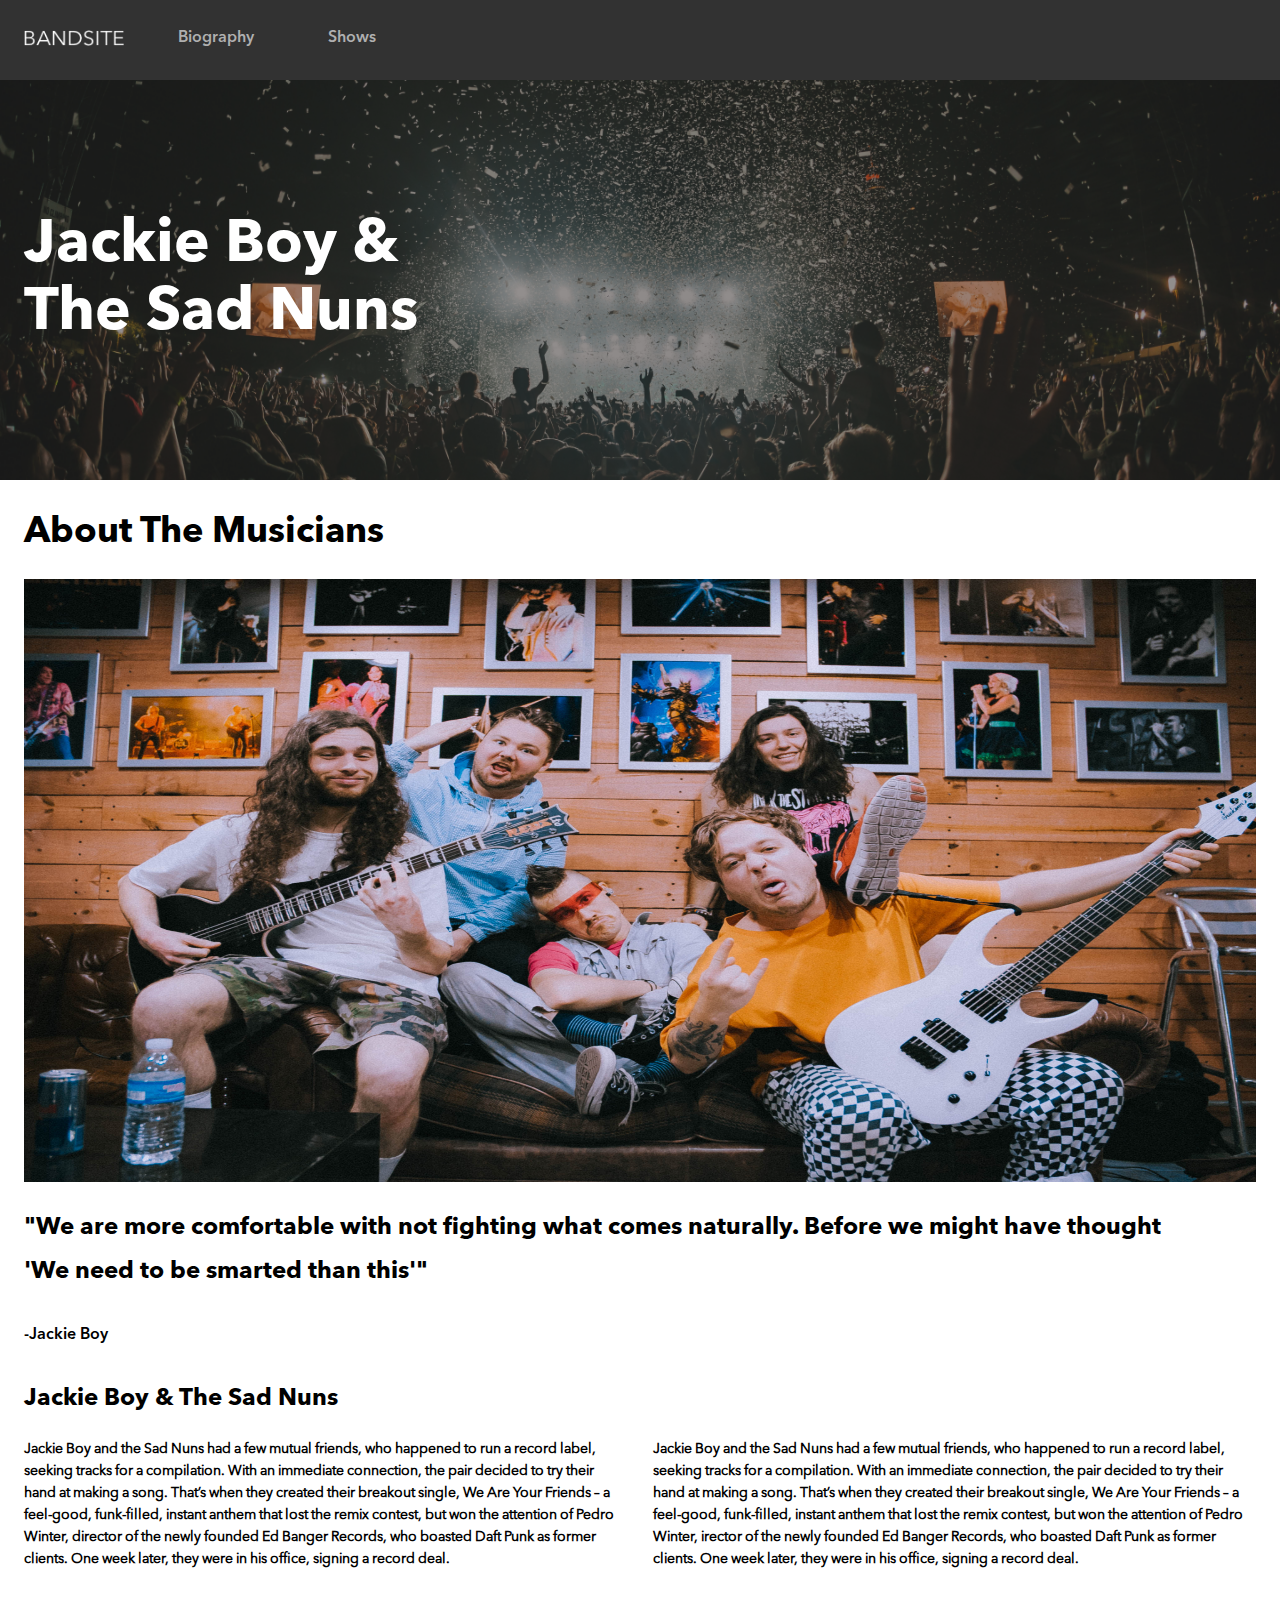
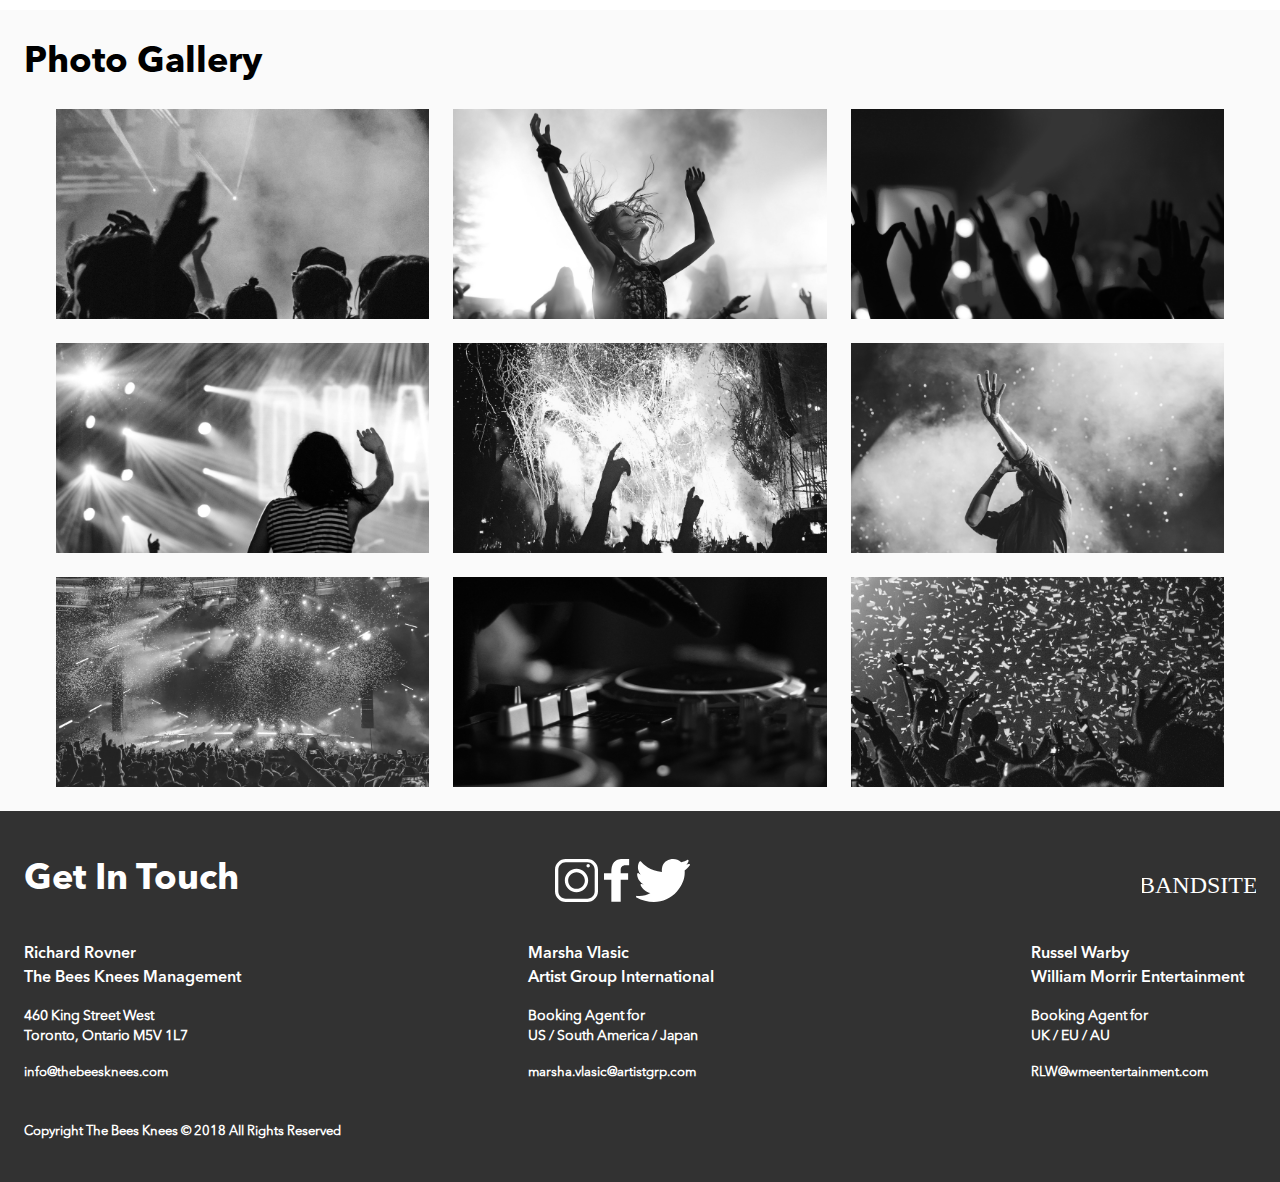
<file: sprint-one/index.html>
<!DOCTYPE html>
<html lang="en">

<head>
    <meta charset="UTF-8">
    <meta name="viewport" content="width=device-width, initial-scale=1.0">
    <meta http-equiv="X-UA-Compatible" content="ie=edge">
    <link rel="stylesheet" href="./styles/main.css">
    <title>Bandsite</title>
</head>

<body>
    <!-- nav-content-starts -->
    <header class="header">

        <div class="header__medium">

            <div class="header__logo-container">
                <a href="index.html"><img class="header__logo" src="./assets/logo/Logo-bandsite.png" alt="logo"></a>
            </div>

            <ul class="header__menu">
                <div class="header__border-one">
                    <li class="header__menu-item--one">Biography</li>
                    <li class="header__border-bottom"></li>
                </div>

                <div class="header__border-two">
                    <li class="header__menu-item--two">Shows</li>
                    <li class="header__border-bottom"></li>
                </div>
            </ul>

        </div>
    </header>
    <!-- nav-content-ends -->

    <!-- hero-content-starts -->
    <div class="hero">

        <div class="hero__container">
            <h1 class="hero__text">Jackie Boy &<br>The Sad Nuns</h1>
        </div>

    </div>
    <!-- hero-content-ends -->

    <!-- main-content-starts -->
    <main class="main">

        <h1 class="main__title">About The Musicians</h1>

        <div class="main__container-image">
            <img class="main__image" src="./assets/images/Band-image.jpg" alt="Band-image">
        </div>

        <h2 class="main__sub-title">"We are more comfortable with not fighting what comes naturally. Before we might
            have thought 'We need to be smarted than this'"</h2>

        <h2 class="main__name">-Jackie Boy</h2>

        <h2 class="main__musicians">Jackie Boy & The Sad Nuns</h2>

        <div class="main__description-container">
            <h4 class="main__description--one">Jackie Boy and the Sad Nuns had a few mutual friends, who happened
                to run a record label, seeking tracks for a compilation. With an immediate connection, the pair decided
                to try their hand at making a song. That’s when they created their breakout single, We Are Your Friends
                – a feel-good, funk-filled, instant anthem that lost the remix contest, but won the attention of Pedro
                Winter, director of the newly founded Ed Banger Records, who boasted Daft Punk as former clients. One
                week later, they were in his office, signing a record deal.</h4>

            <h4 class="main__description--two">Jackie Boy and the Sad Nuns had a few mutual friends, who happened
                to run a record label, seeking tracks for a compilation. With an immediate connection, the pair decided
                to try their hand at making a song. That’s when they created their breakout single, We Are Your Friends
                – a feel-good, funk-filled, instant anthem that lost the remix contest, but won the attention of Pedro
                Winter, irector of the newly founded Ed Banger Records, who boasted Daft Punk as former clients. One
                week later, they were in his office, signing a record deal.</h4>
        </div>

    </main>
    <!-- main-content-ends -->

    <!-- photo-content-starts -->
    <main class="photo">
        <div class="photo__main-container">
            <h1 class="photo__title">Photo Gallery</h1>
            <div class="photo__container">
                <img class="photo__image photo__image--one" src="./assets/images/Photo-gallery-1.jpg" alt="one">
                <img class="photo__image photo__image--two" src="./assets/images/Photo-gallery-2.jpg" alt="two">
                <img class="photo__image photo__image--three" src="./assets/images/Photo-gallery-3.jpg" alt="three">
                <img class="photo__image photo__image--four" src="./assets/images/Photo-gallery-4.jpg" alt="four">
                <img class="photo__image photo__image--five" src="./assets/images/Photo-gallery-5.jpg" alt="five">
                <img class="photo__image photo__image--six" src="./assets/images/Photo-gallery-6.jpg" alt="six">
                <img class="photo__image photo__image--seven" src="./assets/images/Photo-gallery-7.jpg" alt="seven">
                <img class="photo__image photo__image--eight" src="./assets/images/Photo-gallery-8.jpg" alt="eight">
                <img class="photo__image photo__image--nine" src="./assets/images/Photo-gallery-9.jpg" alt="nine">
            </div>
        </div>
        </div>
    </main>
    <!-- photo-content-ends -->
    <!-- footer-content-starts -->
    <footer class="footer">

        <div class="footer__main-container">

            <div class="footer__header">
                <h1 class="footer__title"> Get In Touch</h1>

                <div class="footer__image-container">
                    <img class="footer__instagram" src="./assets/icons/SVG/Icon-instagram.svg" alt="instagram">
                    <img class="footer__facebook" src="./assets/icons/SVG/Icon-facebook.svg" alt="facebook">
                    <img class="footer__twitter" src="./assets/icons/SVG/Icon-twitter.svg" alt="twitter">
                </div>

                <img class="footer__logo" src="./assets/logo/Logo-bandsite.svg" alt="logo">
            </div>

            <div class="footer__names">
                <div class="footer__richard">
                    <h2 class="footer__richard--title">Richard Rovner<br>The Bees Knees Management</h2>
                    <h4 class="footer__richard--address">460 King Street West<br>Toronto, Ontario M5V 1L7</h4>
                    <h4 class="footer__richard--email"><a class="footer__richard--email-link"
                            href="mailto:info@thebeesknees.com">info@thebeesknees.com</a>
                    </h4>
                </div>

                <div class="footer__marsha">
                    <h2 class="footer__marsha--title">Marsha Vlasic<br>Artist Group International</h2>
                    <h4 class="footer__marsha--address">Booking Agent for<br> US / South America / Japan</h4>
                    <h4 class="footer__marsha--email"><a class="footer__marsha--email-link"
                            href="mailto:marsha.vlasic@artistgrp.com">marsha.vlasic@artistgrp.com</a></h4>
                </div>

                <div class="footer__russel">
                    <h2 class="footer__russel--title">Russel Warby<br>William Morrir Entertainment</h2>
                    <h4 class="footer__russel--address">Booking Agent for<br> UK / EU / AU</h4>
                    <h4 class="footer__russel--email"><a class="footer__russel--email-link"
                            href="mailto:RLW@wmeentertainment.com">RLW@wmeentertainment.com</a></h4>
                </div>
            </div>
            <h4 class="footer__copyright">Copyright The Bees Knees © 2018 All Rights Reserved</h4>
        </div>
    </footer>
    <!-- footer-content-ends -->
</body>

</html>
</file>
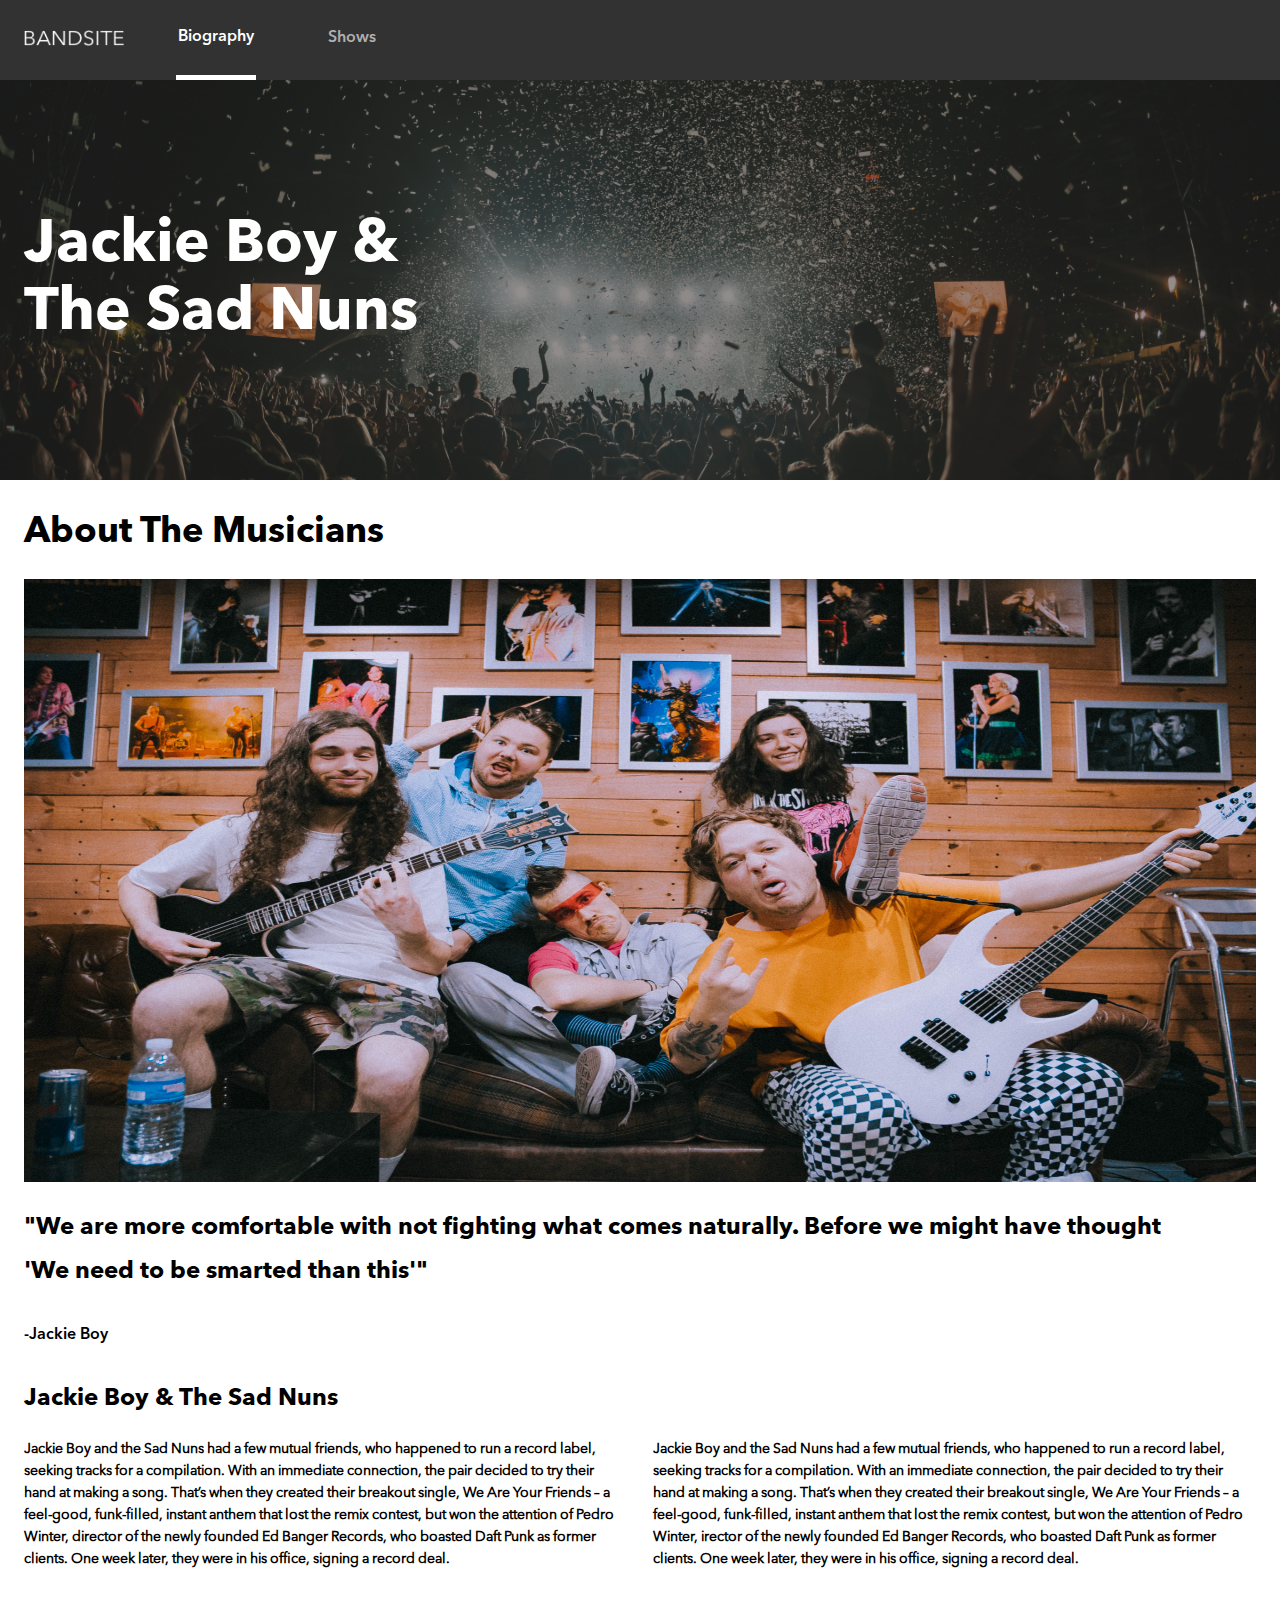
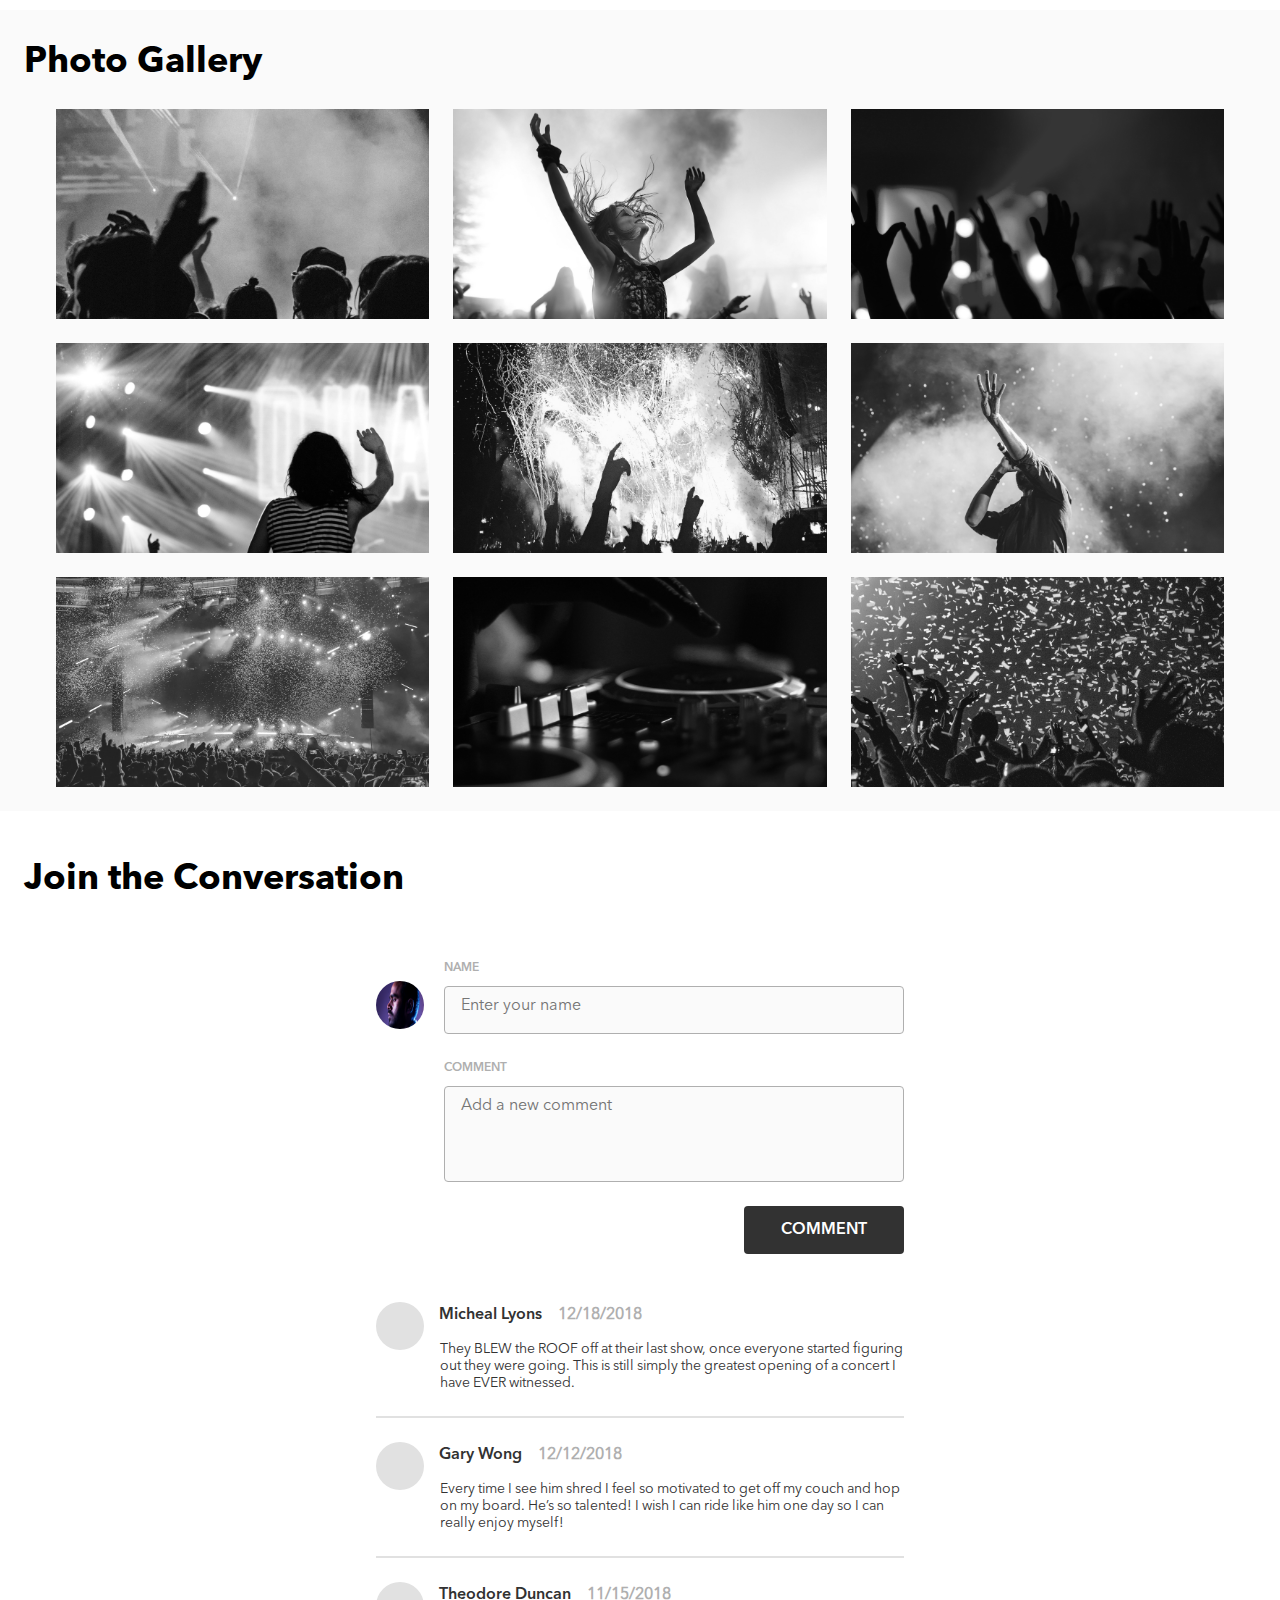
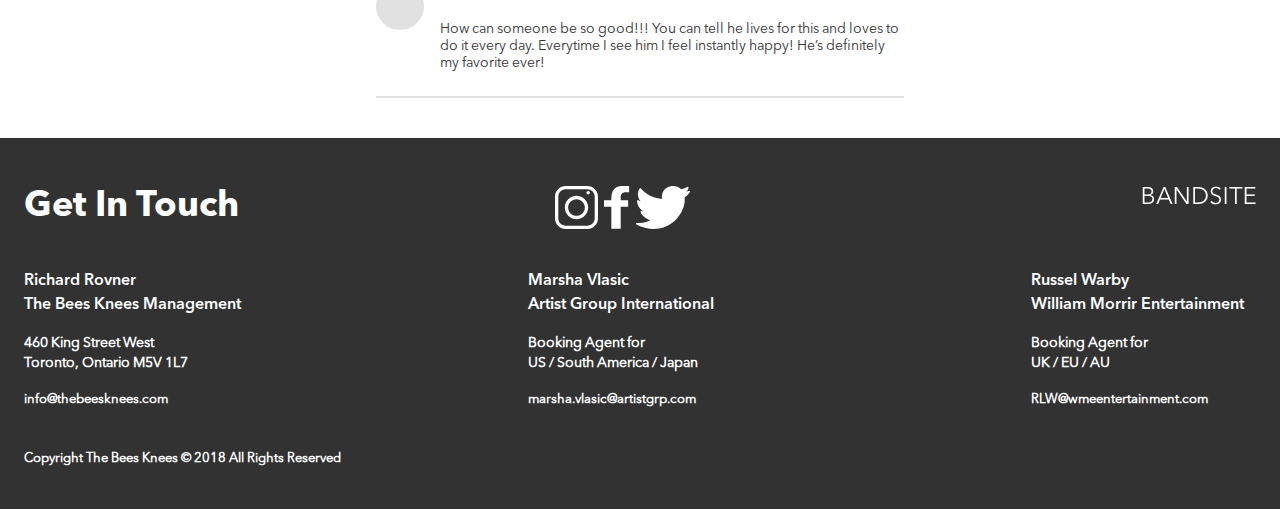
<file: sprint-two/index.html>
<!DOCTYPE html>
<html lang="en">
<head>
    <meta charset="UTF-8">
    <meta name="viewport" content="width=device-width, initial-scale=1.0">
    <meta http-equiv="X-UA-Compatible" content="ie=edge">
    <link rel="stylesheet" href="./styles/main.css">
    <title>Bandsite</title>
</head>

<body>
    <!-- nav-content-starts -->
    <header class="header">

        <div class="header__medium">

            <div class="header__logo-container">
                <a href="index.html"><img class="header__logo" src="./assets/logo/Logo-bandsite.png" alt="logo"></a>
            </div>

            <ul class="header__menu">
                <div class="header__border-one" id="bio-border">
                    <li>
                        <a class="header__menu-item--one" id="bio" href="./index.html">Biography</a>
                    </li>
                    <li class="header__border-bottom--one"></li>
                </div>

                <div class="header__border-two">
                    <li>
                        <a class="header__menu-item--two" href="./pages/shows.html">Shows</a>
                    </li>
                    <li class="header__border-bottom"></li>
                </div>
            </ul>

        </div>
    </header>
    <!-- nav-content-ends -->

    <!-- hero-content-starts -->
    <div class="hero">

        <div class="hero__container">
            <h1 class="hero__text">Jackie Boy &<br>The Sad Nuns</h1>
        </div>
    </div>
    <!-- hero-content-ends -->

    <!-- main-content-starts -->
    <main class="main">
        <h1 class="main__title">About The Musicians</h1>

        <div class="main__container-image">
            <img class="main__image" src="./assets/images/Band-image.jpg" alt="Band-image">
        </div>

        <h2 class="main__sub-title">"We are more comfortable with not fighting what comes naturally. Before we might
            have thought 'We need to be smarted than this'"</h2>

        <h2 class="main__name">-Jackie Boy</h2>

        <h2 class="main__musicians">Jackie Boy & The Sad Nuns</h2>

        <div class="main__description-container">
            <h4 class="main__description--one">Jackie Boy and the Sad Nuns had a few mutual friends, who happened
                to run a record label, seeking tracks for a compilation. With an immediate connection, the pair decided
                to try their hand at making a song. That’s when they created their breakout single, We Are Your Friends
                – a feel-good, funk-filled, instant anthem that lost the remix contest, but won the attention of Pedro
                Winter, director of the newly founded Ed Banger Records, who boasted Daft Punk as former clients. One
                week later, they were in his office, signing a record deal.</h4>

            <h4 class="main__description--two">Jackie Boy and the Sad Nuns had a few mutual friends, who happened
                to run a record label, seeking tracks for a compilation. With an immediate connection, the pair decided
                to try their hand at making a song. That’s when they created their breakout single, We Are Your Friends
                – a feel-good, funk-filled, instant anthem that lost the remix contest, but won the attention of Pedro
                Winter, irector of the newly founded Ed Banger Records, who boasted Daft Punk as former clients. One
                week later, they were in his office, signing a record deal.</h4>
        </div>
    </main>
    <!-- main-content-ends -->

    <!-- photo-content-starts -->
    <main class="photo">
        <div class="photo__main-container">
            <h1 class="photo__title">Photo Gallery</h1>
            <div class="photo__container">
                <img class="photo__image photo__image--one" src="./assets/images/Photo-gallery-1.jpg" alt="one">
                <img class="photo__image photo__image--two" src="./assets/images/Photo-gallery-2.jpg" alt="two">
                <img class="photo__image photo__image--three" src="./assets/images/Photo-gallery-3.jpg" alt="three">
                <img class="photo__image photo__image--four" src="./assets/images/Photo-gallery-4.jpg" alt="four">
                <img class="photo__image photo__image--five" src="./assets/images/Photo-gallery-5.jpg" alt="five">
                <img class="photo__image photo__image--six" src="./assets/images/Photo-gallery-6.jpg" alt="six">
                <img class="photo__image photo__image--seven" src="./assets/images/Photo-gallery-7.jpg" alt="seven">
                <img class="photo__image photo__image--eight" src="./assets/images/Photo-gallery-8.jpg" alt="eight">
                <img class="photo__image photo__image--nine" src="./assets/images/Photo-gallery-9.jpg" alt="nine">
            </div>
        </div>
        </div>
    </main>
    <!-- photo-content-ends -->

    <!-- comment-content-start -->

    <main class="comment">

        <h1 class="comment__title">Join the Conversation</h1>

        <div class="comment__name-container">  

                <img class="comment__image" src="./assets/images/Mohan-muruge.jpg" alt="">

                <form class="comment__input-container">
                    
                    <h5 class="comment__input-container--text">NAME</h5>
                    
                    <textarea class="comment__text-container comment__text-container--one"  name="name" rows="10" cols="50"
                    placeholder="Enter your name"></textarea>
                    
                    <h5 class="comment__input-container--text">COMMENT</h5>
                    
                    <textarea class="comment__text-container comment__text-container--two" name="comment" rows="10" cols="50"
                    placeholder="Add a new comment"></textarea>
                    
                    <button class="comment__button">COMMENT</button>
                    
                </form>
            </div>  
            <div class="comment__default-comment"></div>
    </main>

    <!-- comment-content-end -->

    <!-- footer-content-starts -->

    <footer class="footer">

        <div class="footer__main-container">

            <div class="footer__header">
                <h1 class="footer__title"> Get In Touch</h1>

                <div class="footer__image-container">
                    <img class="footer__instagram" src="./assets/icons/SVG/Icon-instagram.svg" alt="instagram">
                    <img class="footer__facebook" src="./assets/icons/SVG/Icon-facebook.svg" alt="facebook">
                    <img class="footer__twitter" src="./assets/icons/SVG/Icon-twitter.svg" alt="twitter">
                </div>

                <a href="index.html">
                    <img class="footer__logo" src="./assets/logo/Logo-bandsite.png" alt="logo">
                </a>

            </div>

            <div class="footer__names">
                <div class="footer__richard">
                    <h2 class="footer__richard--title">Richard Rovner<br>The Bees Knees Management</h2>
                    <h4 class="footer__richard--address">460 King Street West<br>Toronto, Ontario M5V 1L7</h4>
                    <h4 class="footer__richard--email"><a class="footer__richard--email-link"
                            href="mailto:info@thebeesknees.com">info@thebeesknees.com</a>
                    </h4>
                </div>

                <div class="footer__marsha">
                    <h2 class="footer__marsha--title">Marsha Vlasic<br>Artist Group International</h2>
                    <h4 class="footer__marsha--address">Booking Agent for<br> US / South America / Japan</h4>
                    <h4 class="footer__marsha--email"><a class="footer__marsha--email-link"
                            href="mailto:marsha.vlasic@artistgrp.com">marsha.vlasic@artistgrp.com</a></h4>
                </div>

                <div class="footer__russel">
                    <h2 class="footer__russel--title">Russel Warby<br>William Morrir Entertainment</h2>
                    <h4 class="footer__russel--address">Booking Agent for<br> UK / EU / AU</h4>
                    <h4 class="footer__russel--email"><a class="footer__russel--email-link"
                            href="mailto:RLW@wmeentertainment.com">RLW@wmeentertainment.com</a></h4>
                </div>
            </div>
            <h4 class="footer__copyright">Copyright The Bees Knees © 2018 All Rights Reserved</h4>
        </div>
    </footer>
    <!-- footer-content-ends -->
    <script src="./scripts/comment_section.js"></script>
</body>

</html>
</file>
<file: sprint-one/styles/main.css>
/* universal-reset */
html,
body {
  margin: 0;
  padding: 0;
  -webkit-box-sizing: border-box;
          box-sizing: border-box;
}

*,
*::before,
*::after {
  -webkit-box-sizing: inherit;
          box-sizing: inherit;
}

/* media query for mobile */
/* media query for tablet */
/* media query for landscape, medium pixel density desktops */
@font-face {
  font-family: avenir-regular;
  src: url("../assets/fonts/avenir-regular.otf");
}

@font-face {
  font-family: avenir-bold;
  src: url("../assets/fonts/avenir-bold.otf");
}

@font-face {
  font-family: avenir-demi;
  src: url("../assets/fonts/avenir-demi.otf");
}

/* mobile-styling-start */
.header {
  height: 80px;
  width: 100vw;
  background-color: #323232;
}

.header__logo-container {
  display: -webkit-box;
  display: -ms-flexbox;
  display: flex;
  -webkit-box-pack: center;
      -ms-flex-pack: center;
          justify-content: center;
}

.header__logo {
  width: 6.25rem;
  padding: 16px 0px;
}

.header__menu {
  list-style-type: none;
  display: -webkit-box;
  display: -ms-flexbox;
  display: flex;
  -ms-flex-pack: distribute;
      justify-content: space-around;
  color: #AFAFAF;
  font-family: avenir-demi;
  padding: 0;
  margin: 0;
  width: 100%;
}

.header__border-one:hover {
  color: #FFFFFF;
  border-bottom: 5px solid #FFFFFF;
}

.header__border-two:hover {
  color: #FFFFFF;
  border-bottom: 5px solid #FFFFFF;
}

.header__menu-item--one, .header__menu-item--two {
  text-align: center;
  padding-bottom: 3px;
  font-size: 1rem;
  width: 50vw;
}

/* mobile-styling-end */
/* tablet-styling-start */
@media only screen and (min-width: 768px) {
  .header {
    height: 80px;
    width: 100vw;
    background-color: #323232;
  }
  .header__medium {
    display: -webkit-box;
    display: -ms-flexbox;
    display: flex;
    width: 50vw;
    -webkit-box-align: center;
        -ms-flex-align: center;
            align-items: center;
    height: 100%;
  }
  .header__logo {
    width: 6.25rem;
    margin: 0 1.5rem;
    padding: 0;
  }
  .header__border-one, .header__border-two {
    border-bottom: none;
    display: -webkit-box;
    display: -ms-flexbox;
    display: flex;
    -webkit-box-orient: vertical;
    -webkit-box-direction: normal;
        -ms-flex-direction: column;
            flex-direction: column;
    -webkit-box-pack: center;
        -ms-flex-pack: center;
            justify-content: center;
    height: 80px;
    border-bottom: 4px solid transparent;
    margin: 0 1.75rem;
  }
  .header__border-bottom:hover {
    border-bottom: 4px solid #FFFFFF;
  }
  .header__menu {
    display: -webkit-box;
    display: -ms-flexbox;
    display: flex;
    -ms-flex-pack: distribute;
        justify-content: space-around;
    width: auto;
  }
  .header__menu-item--one, .header__menu-item--two {
    font-size: 6.25rem;
    width: 5rem;
    padding: 0;
    font-size: 1rem;
  }
}

/* tablet-styling-end */
/* desktop-styling-start */
@media only screen and (min-width: 1440px) {
  .header {
    height: 80px;
    width: 100vw;
    background-color: #323232;
  }
  .header__medium {
    display: -webkit-box;
    display: -ms-flexbox;
    display: flex;
    width: 50vw;
    -webkit-box-align: center;
        -ms-flex-align: center;
            align-items: center;
    height: 100%;
  }
  .header__logo {
    width: 6.25rem;
    margin: 0 1.75rem 0 11.25rem;
    padding: 0;
  }
  .header__border-one, .header__border-two {
    border-bottom: none;
    display: -webkit-box;
    display: -ms-flexbox;
    display: flex;
    -webkit-box-orient: vertical;
    -webkit-box-direction: normal;
        -ms-flex-direction: column;
            flex-direction: column;
    -webkit-box-pack: center;
        -ms-flex-pack: center;
            justify-content: center;
    height: 80px;
    border-bottom: 4px solid transparent;
    margin: 0 1.75rem;
  }
  .header__border-bottom:hover {
    border-bottom: 4px solid #FFFFFF;
  }
  .header__menu {
    display: -webkit-box;
    display: -ms-flexbox;
    display: flex;
    -ms-flex-pack: distribute;
        justify-content: space-around;
    width: auto;
  }
  .header__menu-item--one, .header__menu-item--two {
    width: 5rem;
    padding: 0;
    font-size: 1rem;
  }
}

/* mobile-styling-start */
.hero {
  width: 100vw;
  height: 11.4375rem;
  background-image: url("../assets/images/Hero-image.jpg");
  background-size: cover;
  background-position: center;
  background-repeat: no-repeat;
}

.hero__container {
  width: 100vw;
  height: 11.4375rem;
  background-color: rgba(50, 50, 50, 0.5);
  display: -webkit-box;
  display: -ms-flexbox;
  display: flex;
  -webkit-box-orient: vertical;
  -webkit-box-direction: normal;
      -ms-flex-direction: column;
          flex-direction: column;
  -webkit-box-pack: center;
      -ms-flex-pack: center;
          justify-content: center;
}

.hero__text {
  font-family: avenir-bold;
  font-size: 1.5rem;
  line-height: 2rem;
  color: #FFFFFF;
  margin: 0 0 0 1rem;
  width: 16.875rem;
}

/* mobile-styling-end */
/* tablet-styling-start */
@media only screen and (min-width: 768px) {
  .hero {
    width: 100vw;
    height: 25rem;
    background-image: url("../assets/images/Hero-image.jpg");
    background-size: cover;
    background-position: center;
    background-repeat: no-repeat;
  }
  .hero__container {
    width: 100vw;
    height: 25rem;
    background-color: rgba(50, 50, 50, 0.5);
    display: -webkit-box;
    display: -ms-flexbox;
    display: flex;
    -webkit-box-orient: vertical;
    -webkit-box-direction: normal;
        -ms-flex-direction: column;
            flex-direction: column;
    -webkit-box-pack: center;
        -ms-flex-pack: center;
            justify-content: center;
  }
  .hero__text {
    font-family: avenir-bold;
    font-size: 3.75rem;
    line-height: 4.25rem;
    color: #FFFFFF;
    margin: 0 0 0 1.5rem;
    width: 31.875rem;
  }
}

/* tablet-styling-end */
/* desktop-styling-start */
@media only screen and (min-width: 1440px) {
  .hero {
    width: 100vw;
    height: 41.875rem;
    background-image: url("../assets/images/Hero-image.jpg");
    background-size: cover;
    background-position: center;
    background-repeat: no-repeat;
  }
  .hero__container {
    width: 100vw;
    height: 41.875rem;
    background-color: rgba(50, 50, 50, 0.5);
    display: -webkit-box;
    display: -ms-flexbox;
    display: flex;
    -webkit-box-orient: vertical;
    -webkit-box-direction: normal;
        -ms-flex-direction: column;
            flex-direction: column;
    -webkit-box-pack: center;
        -ms-flex-pack: center;
            justify-content: center;
  }
  .hero__text {
    font-family: avenir-bold;
    font-size: 3.75rem;
    line-height: 4.25rem;
    color: #FFFFFF;
    margin: 0 0 0 11.25rem;
    width: 31.875rem;
  }
}

/* desktop-styling-end */
/* mobile-styling-start */
.main {
  margin: 0 1rem;
}

.main__title {
  font-family: avenir-bold;
  font-size: 1.5rem;
  margin: 2rem 0 1.5rem 0;
}

.main__container-image {
  height: 45.3125vw;
  margin: 0 0 1.5rem 0;
}

.main__image {
  height: 100%;
  width: 100%;
}

.main__sub-title {
  font-family: avenir-demi;
  font-size: 0.875rem;
  line-height: 1.375rem;
  margin: 0 0 2rem 0;
}

.main__name {
  font-family: avenir-regular;
  font-size: 0.875rem;
  margin: 0 0 2.5rem 0;
}

.main__musicians {
  font-family: avenir-demi;
  font-size: 0.875rem;
  margin: 0 0 1.5rem 0;
}

.main__description--one {
  font-family: avenir-regular;
  font-size: 0.8125rem;
  line-height: 1.125rem;
  margin: 0 0 1.5rem 0;
}

.main__description--two {
  font-family: avenir-regular;
  font-size: 0.8125rem;
  line-height: 1.125rem;
  margin: 0 0 2.5rem 0;
}

/* mobile-styling-end */
/* tablet-styling-start */
@media only screen and (min-width: 768px) {
  .main {
    margin: 0 1.5rem;
  }
  .main__title {
    font-family: avenir-bold;
    font-size: 2.25rem;
    margin: 2rem 0 1.5rem 0;
  }
  .main__container-image {
    height: 47.136vw;
    margin: 0 0 1.5rem 0;
  }
  .main__image {
    height: 100%;
    width: 100%;
  }
  .main__sub-title {
    font-family: avenir-bold;
    font-size: 1.5rem;
    line-height: 2.75rem;
    margin: 0 0 2rem 0;
    width: 91vw;
  }
  .main__name {
    font-family: avenir-demi;
    font-size: 1rem;
    margin: 0 0 2.5rem 0;
  }
  .main__musicians {
    font-family: avenir-bold;
    font-size: 1.5rem;
    margin: 0 0 1.5rem 0;
  }
  .main__description-container {
    display: -webkit-box;
    display: -ms-flexbox;
    display: flex;
  }
  .main__description--one {
    font-family: avenir-regular;
    font-size: 0.875rem;
    line-height: 1.375rem;
    margin: 0 1.5rem 2.5rem 0;
  }
  .main__description--two {
    font-family: avenir-regular;
    font-size: 0.875rem;
    line-height: 1.375rem;
    margin: 0 0 2.5rem 0;
  }
}

/* tablet-styling-end */
/* desktop-styling-start */
@media only screen and (min-width: 1440px) {
  .main {
    margin: 0;
  }
  .main__title {
    font-family: avenir-bold;
    font-size: 2.25rem;
    margin: 3rem 0 3rem 11.25rem;
  }
  .main__container-image {
    height: 31.25vw;
    margin: 0 17rem 3rem 17rem;
  }
  .main__sub-title {
    font-family: avenir-bold;
    font-size: 1.5rem;
    line-height: 2.75rem;
    margin: 0 0 2.5rem 17rem;
    width: 59vw;
  }
  .main__name {
    font-family: avenir-demi;
    font-size: 1rem;
    margin: 0 0 3.5rem 17rem;
  }
  .main__musicians {
    font-family: avenir-bold;
    font-size: 1.5rem;
    margin: 0 0 2rem 17rem;
  }
  .main__description-container {
    display: -webkit-box;
    display: -ms-flexbox;
    display: flex;
    margin: 0 17rem 3rem 17rem;
  }
  .main__description--one {
    font-family: avenir-regular;
    font-size: 0.875rem;
    line-height: 1.375rem;
    margin: 0 2.5rem 0 0;
  }
  .main__description--two {
    font-family: avenir-regular;
    font-size: 0.875rem;
    line-height: 1.375rem;
    margin: 0;
  }
}

/* mobile-styling-start */
.photo {
  background-color: #FAFAFA;
}

.photo__main-container {
  margin: 0 1rem;
}

.photo__title {
  font-family: avenir-bold;
  font-size: 1.5rem;
  margin: 0 0 1.5rem 0;
  padding-top: 2rem;
}

.photo__container {
  display: -webkit-box;
  display: -ms-flexbox;
  display: flex;
  -webkit-box-orient: vertical;
  -webkit-box-direction: normal;
      -ms-flex-direction: column;
          flex-direction: column;
}

.photo__image {
  height: 50.625vw;
  width: 100%;
  margin-bottom: 1rem;
  -webkit-filter: grayscale(100%);
          filter: grayscale(100%);
}

.photo__image--nine {
  margin-bottom: 2rem;
}

.photo__image:hover {
  -webkit-filter: grayscale(0%);
          filter: grayscale(0%);
  -webkit-box-shadow: 2px 2px 20px;
          box-shadow: 2px 2px 20px;
}

/* mobile-styling-end */
/* tablet-styling-start */
@media only screen and (min-width: 768px) {
  .photo {
    background-color: #FAFAFA;
  }
  .photo__main-container {
    margin: 0 1.5rem;
  }
  .photo__title {
    font-family: avenir-bold;
    font-size: 2.25rem;
    margin: 0 0 1.5rem 0;
    padding-top: 2rem;
  }
  .photo__container {
    display: -webkit-box;
    display: -ms-flexbox;
    display: flex;
    -ms-flex-wrap: wrap;
        flex-wrap: wrap;
    -webkit-box-orient: horizontal;
    -webkit-box-direction: normal;
        -ms-flex-direction: row;
            flex-direction: row;
    -webkit-box-pack: center;
        -ms-flex-pack: center;
            justify-content: center;
  }
  .photo__image {
    height: 16.40625vw;
    width: 29.166666vw;
    margin: 0 1.5rem 1.5rem 0;
  }
  .photo__image--three, .photo__image--six, .photo__image--nine {
    margin-right: 0;
  }
}

/* tablet-styling-end */
/* desktop-styling-start */
@media only screen and (min-width: 1440px) {
  .photo {
    background-color: #FAFAFA;
  }
  .photo__main-container {
    margin: 0 11.25rem;
  }
  .photo__title {
    font-family: avenir-bold;
    font-size: 2.25rem;
    margin: 0 0 4rem 0;
    padding-top: 3rem;
  }
  .photo__container {
    display: -webkit-box;
    display: -ms-flexbox;
    display: flex;
    -ms-flex-wrap: wrap;
        flex-wrap: wrap;
    -webkit-box-orient: horizontal;
    -webkit-box-direction: normal;
        -ms-flex-direction: row;
            flex-direction: row;
    -webkit-box-pack: center;
        -ms-flex-pack: center;
            justify-content: center;
  }
  .photo__image {
    height: 13.40vw;
    width: 23.888888vw;
    margin: 0 1.5rem 1.5rem 0;
  }
  .photo__image--three, .photo__image--six, .photo__image--nine {
    margin-right: 0;
  }
  .photo__image--seven, .photo__image--eight, .photo__image--nine {
    margin-bottom: 2.5rem;
  }
}

/* desktop-styling-end */
/* mobile-styling-start */
.footer {
  background-color: #323232;
}

.footer__main-container {
  margin: 0 1rem;
}

.footer__logo {
  visibility: hidden;
}

.footer__title {
  font-family: avenir-bold;
  font-size: 2.3rem;
  color: #FFFFFF;
  margin: 0;
  padding: 3rem 0 1.5rem 0;
}

.footer__image-container {
  display: -webkit-box;
  display: -ms-flexbox;
  display: flex;
  -webkit-box-pack: justify;
      -ms-flex-pack: justify;
          justify-content: space-between;
  width: 135px;
  padding: 0 0 1.5rem 0;
}

.footer__richard {
  display: -webkit-box;
  display: -ms-flexbox;
  display: flex;
  -webkit-box-orient: vertical;
  -webkit-box-direction: normal;
      -ms-flex-direction: column;
          flex-direction: column;
}

.footer__richard--title {
  font-family: avenir-demi;
  font-size: 0.875rem;
  line-height: 1.375rem;
  color: #FFFFFF;
  margin: 0;
  padding: 0 0 1rem 0;
}

.footer__richard--address {
  font-family: avenir-regular;
  font-size: 0.8125rem;
  line-height: 1.125rem;
  color: #FFFFFF;
  margin: 0;
  padding: 0 0 1rem 0;
  width: 54.208604vw;
}

.footer__richard--email {
  margin: 0;
}

.footer__richard--email-link {
  text-decoration: none;
  font-family: avenir-regular;
  font-size: 0.8125rem;
  line-height: 1.125rem;
  color: #FFFFFF;
  margin: 0;
  padding: 0 0 1.5rem 0;
}

.footer__richard--email-link:hover {
  color: #AFAFAF;
}

.footer__marsha {
  display: -webkit-box;
  display: -ms-flexbox;
  display: flex;
  -webkit-box-orient: vertical;
  -webkit-box-direction: normal;
      -ms-flex-direction: column;
          flex-direction: column;
}

.footer__marsha--title {
  font-family: avenir-demi;
  font-size: 0.875rem;
  line-height: 1.375rem;
  color: #FFFFFF;
  margin: 0;
  padding: 0 0 1rem 0;
}

.footer__marsha--address {
  font-family: avenir-regular;
  font-size: 0.8125rem;
  line-height: 1.125rem;
  color: #FFFFFF;
  margin: 0;
  padding: 0 0 1rem 0;
  width: 54.208604vw;
}

.footer__marsha--email {
  margin: 0;
}

.footer__marsha--email-link {
  text-decoration: none;
  font-family: avenir-regular;
  font-size: 0.8125rem;
  line-height: 1.125rem;
  color: #FFFFFF;
  margin: 0;
  padding: 0 0 1.5rem 0;
}

.footer__marsha--email-link:hover {
  color: #AFAFAF;
}

.footer__russel {
  display: -webkit-box;
  display: -ms-flexbox;
  display: flex;
  -webkit-box-orient: vertical;
  -webkit-box-direction: normal;
      -ms-flex-direction: column;
          flex-direction: column;
}

.footer__russel--title {
  font-family: avenir-demi;
  font-size: 0.875rem;
  line-height: 1.375rem;
  color: #FFFFFF;
  margin: 0;
  padding: 0 0 1rem 0;
}

.footer__russel--address {
  font-family: avenir-regular;
  font-size: 0.8125rem;
  line-height: 1.125rem;
  color: #FFFFFF;
  margin: 0;
  padding: 0 0 1rem 0;
  width: 54.208604vw;
}

.footer__russel--email {
  margin: 0;
}

.footer__russel--email-link {
  text-decoration: none;
  font-family: avenir-regular;
  font-size: 0.8125rem;
  line-height: 1.125rem;
  color: #FFFFFF;
  margin: 0;
  padding: 0 0 1.5rem 0;
}

.footer__russel--email-link:hover {
  color: #AFAFAF;
}

.footer__copyright {
  font-family: avenir-regular;
  font-size: 0.8125rem;
  color: #FFFFFF;
  margin: 0;
  width: 66.68vw;
  padding: 0 0 1.5rem 0;
}

/* mobile-styling-end */
/* tablet-styling-start */
@media only screen and (min-width: 768px) {
  .footer {
    background-color: #323232;
  }
  .footer__main-container {
    margin: 0 1.5rem;
  }
  .footer__title {
    font-family: avenir-bold;
    font-size: 2.25rem;
    padding: 3rem 0 2.5rem 0;
  }
  .footer__header {
    display: -webkit-box;
    display: -ms-flexbox;
    display: flex;
    -webkit-box-pack: justify;
        -ms-flex-pack: justify;
            justify-content: space-between;
  }
  .footer__image-container {
    padding: 3rem 0 2.5rem 0;
  }
  .footer__logo {
    padding: 3rem 0 2.5rem 0;
    visibility: visible;
    margin-left: 136px;
  }
  .footer__names {
    display: -webkit-box;
    display: -ms-flexbox;
    display: flex;
    -webkit-box-pack: justify;
        -ms-flex-pack: justify;
            justify-content: space-between;
  }
  .footer__richard--title {
    font-size: 1rem;
    line-height: 1.5rem;
  }
  .footer__richard--address {
    font-size: 0.875rem;
    line-height: 1.25rem;
    width: 225px;
  }
  .footer__richard--email {
    font-size: 0.875rem;
    line-height: 1.25rem;
    padding: 0 0 2.5rem 0;
  }
  .footer__marsha--title {
    font-size: 1rem;
    line-height: 1.5rem;
  }
  .footer__marsha--address {
    font-size: 0.875rem;
    line-height: 1.25rem;
    width: 225px;
  }
  .footer__marsha--email {
    font-size: 0.875rem;
    line-height: 1.25rem;
    padding: 0 0 2.5rem 0;
  }
  .footer__russel--title {
    font-size: 1rem;
    line-height: 1.5rem;
  }
  .footer__russel--address {
    font-size: 0.875rem;
    line-height: 1.25rem;
    width: 225px;
  }
  .footer__russel--email {
    font-size: 0.875rem;
    line-height: 1.25rem;
    padding: 0 0 2.5rem 0;
  }
  .footer__copyright {
    font-size: 0.8125rem;
    line-height: 1.25rem;
    padding: 0 0 2.5rem 0;
  }
}

@media only screen and (min-width: 1440px) {
  .footer {
    background-color: #323232;
  }
  .footer__main-container {
    margin: 0 11.25rem;
  }
  .footer__title {
    font-family: avenir-bold;
    font-size: 2.25rem;
    padding: 3rem 0 3.5rem 0;
  }
  .footer__header {
    display: -webkit-box;
    display: -ms-flexbox;
    display: flex;
    -webkit-box-pack: justify;
        -ms-flex-pack: justify;
            justify-content: space-between;
  }
  .footer__image-container {
    padding: 3rem 0 3.5rem 0;
    -webkit-box-pack: space-evenly;
        -ms-flex-pack: space-evenly;
            justify-content: space-evenly;
  }
  .footer__facebook {
    padding: 0 2rem;
  }
  .footer__logo {
    padding: 3rem 0 3.5rem 0;
    visibility: visible;
    margin-left: 136px;
  }
  .footer__names {
    display: -webkit-box;
    display: -ms-flexbox;
    display: flex;
    -webkit-box-pack: justify;
        -ms-flex-pack: justify;
            justify-content: space-between;
  }
  .footer__richard--title {
    font-size: 1rem;
    line-height: 1.5rem;
    padding-bottom: 1.5rem;
  }
  .footer__richard--address {
    font-size: 0.875rem;
    line-height: 1.25rem;
    width: 225px;
    padding-bottom: 1.5rem;
  }
  .footer__richard--email {
    font-size: 0.875rem;
    line-height: 1.25rem;
    padding: 0 0 2.5rem 0;
  }
  .footer__marsha--title {
    font-size: 1rem;
    line-height: 1.5rem;
    padding-bottom: 1.5rem;
  }
  .footer__marsha--address {
    font-size: 0.875rem;
    line-height: 1.25rem;
    width: 225px;
    padding-bottom: 1.5rem;
  }
  .footer__marsha--email {
    font-size: 0.875rem;
    line-height: 1.25rem;
    padding: 0 0 2.5rem 0;
  }
  .footer__russel--title {
    font-size: 1rem;
    line-height: 1.5rem;
    padding-bottom: 1.5rem;
  }
  .footer__russel--address {
    font-size: 0.875rem;
    line-height: 1.25rem;
    width: 225px;
    padding-bottom: 1.5rem;
  }
  .footer__russel--email {
    font-size: 0.875rem;
    line-height: 1.25rem;
    padding: 0 0 2.5rem 0;
  }
  .footer__copyright {
    font-size: 0.8125rem;
    line-height: 1.25rem;
    padding: 0 0 2.5rem 0;
  }
}
/*# sourceMappingURL=main.css.map */
</file>
<file: sprint-two/styles/main.css>
/* universal-reset */
html,
body {
  margin: 0;
  padding: 0;
  -webkit-box-sizing: border-box;
          box-sizing: border-box;
}

*,
*::before,
*::after {
  -webkit-box-sizing: inherit;
          box-sizing: inherit;
}

/* media query for mobile */
/* media query for tablet */
/* media query for landscape, medium pixel density desktops */
@font-face {
  font-family: avenir-regular;
  src: url("../assets/fonts/avenir-regular.otf");
}

@font-face {
  font-family: avenir-bold;
  src: url("../assets/fonts/avenir-bold.otf");
}

@font-face {
  font-family: avenir-demi;
  src: url("../assets/fonts/avenir-demi.otf");
}

/* mobile-styling-start */
.header {
  height: 80px;
  width: 100vw;
  background-color: #323232;
}

.header__logo-container {
  display: -webkit-box;
  display: -ms-flexbox;
  display: flex;
  -webkit-box-pack: center;
      -ms-flex-pack: center;
          justify-content: center;
}

.header__logo {
  width: 6.25rem;
  padding: 16px 0px;
}

.header__menu {
  list-style-type: none;
  display: -webkit-box;
  display: -ms-flexbox;
  display: flex;
  -ms-flex-pack: distribute;
      justify-content: space-around;
  color: #AFAFAF;
  font-family: avenir-demi;
  padding: 0;
  margin: 0;
  width: 100%;
}

.header__border-one:hover {
  color: #FFFFFF;
  border-bottom: 5px solid #FFFFFF;
}

.header__border-two:hover {
  color: #FFFFFF;
  border-bottom: 5px solid #FFFFFF;
}

.header #bio {
  color: #FFFFFF;
}

.header #bio-border {
  border-bottom: 5px solid #FFFFFF;
}

.header #shows {
  color: #FFFFFF;
}

.header #shows-border {
  border-bottom: 5px solid #FFFFFF;
}

.header__menu-item--one, .header__menu-item--two {
  text-align: center;
  text-decoration: none;
  color: #AFAFAF;
  padding-bottom: 3px;
  font-size: 1rem;
  width: 50vw;
  display: block;
}

.header__menu-item--one:hover, .header__menu-item--two:hover {
  color: #FFFFFF;
}

/* mobile-styling-end */
/* tablet-styling-start */
@media only screen and (min-width: 768px) {
  .header {
    height: 80px;
    width: 100vw;
    background-color: #323232;
  }
  .header__medium {
    display: -webkit-box;
    display: -ms-flexbox;
    display: flex;
    width: 50vw;
    -webkit-box-align: center;
        -ms-flex-align: center;
            align-items: center;
    height: 100%;
  }
  .header__logo {
    width: 6.25rem;
    margin: 0 1.5rem;
    padding: 0;
  }
  .header__border-one, .header__border-two {
    border-bottom: none;
    display: -webkit-box;
    display: -ms-flexbox;
    display: flex;
    -webkit-box-orient: vertical;
    -webkit-box-direction: normal;
        -ms-flex-direction: column;
            flex-direction: column;
    -webkit-box-pack: center;
        -ms-flex-pack: center;
            justify-content: center;
    height: 80px;
    border-bottom: 4px solid transparent;
    margin: 0 1.75rem;
  }
  .header__border-bottom:hover {
    border-bottom: 4px solid #FFFFFF;
  }
  .header__menu {
    display: -webkit-box;
    display: -ms-flexbox;
    display: flex;
    -ms-flex-pack: distribute;
        justify-content: space-around;
    width: auto;
  }
  .header__menu-item--one, .header__menu-item--two {
    font-size: 6.25rem;
    width: 5rem;
    padding: 0;
    font-size: 1rem;
  }
}

/* tablet-styling-end */
/* desktop-styling-start */
@media only screen and (min-width: 1440px) {
  .header {
    height: 80px;
    width: 100vw;
    background-color: #323232;
  }
  .header__medium {
    display: -webkit-box;
    display: -ms-flexbox;
    display: flex;
    width: 50vw;
    -webkit-box-align: center;
        -ms-flex-align: center;
            align-items: center;
    height: 100%;
  }
  .header__logo {
    width: 6.25rem;
    margin: 0 1.75rem 0 11.25rem;
    padding: 0;
  }
  .header__border-one, .header__border-two {
    border-bottom: none;
    display: -webkit-box;
    display: -ms-flexbox;
    display: flex;
    -webkit-box-orient: vertical;
    -webkit-box-direction: normal;
        -ms-flex-direction: column;
            flex-direction: column;
    -webkit-box-pack: center;
        -ms-flex-pack: center;
            justify-content: center;
    height: 80px;
    border-bottom: 4px solid transparent;
    margin: 0 1.75rem;
  }
  .header__border-bottom:hover {
    border-bottom: 4px solid #FFFFFF;
  }
  .header__menu {
    display: -webkit-box;
    display: -ms-flexbox;
    display: flex;
    -ms-flex-pack: distribute;
        justify-content: space-around;
    width: auto;
  }
  .header__menu-item--one, .header__menu-item--two {
    width: 5rem;
    padding: 0;
    font-size: 1rem;
  }
}

/* mobile-styling-start */
.hero {
  width: 100vw;
  height: 11.4375rem;
  background-image: url("../assets/images/Hero-image.jpg");
  background-size: cover;
  background-position: center;
  background-repeat: no-repeat;
}

.hero__container {
  width: 100vw;
  height: 11.4375rem;
  background-color: rgba(50, 50, 50, 0.5);
  display: -webkit-box;
  display: -ms-flexbox;
  display: flex;
  -webkit-box-orient: vertical;
  -webkit-box-direction: normal;
      -ms-flex-direction: column;
          flex-direction: column;
  -webkit-box-pack: center;
      -ms-flex-pack: center;
          justify-content: center;
}

.hero__text {
  font-family: avenir-bold;
  font-size: 1.5rem;
  line-height: 2rem;
  color: #FFFFFF;
  margin: 0 0 0 1rem;
  width: 16.875rem;
}

/* mobile-styling-end */
/* tablet-styling-start */
@media only screen and (min-width: 768px) {
  .hero {
    width: 100vw;
    height: 25rem;
    background-image: url("../assets/images/Hero-image.jpg");
    background-size: cover;
    background-position: center;
    background-repeat: no-repeat;
  }
  .hero__container {
    width: 100vw;
    height: 25rem;
    background-color: rgba(50, 50, 50, 0.5);
    display: -webkit-box;
    display: -ms-flexbox;
    display: flex;
    -webkit-box-orient: vertical;
    -webkit-box-direction: normal;
        -ms-flex-direction: column;
            flex-direction: column;
    -webkit-box-pack: center;
        -ms-flex-pack: center;
            justify-content: center;
  }
  .hero__text {
    font-family: avenir-bold;
    font-size: 3.75rem;
    line-height: 4.25rem;
    color: #FFFFFF;
    margin: 0 0 0 1.5rem;
    width: 31.875rem;
  }
}

/* tablet-styling-end */
/* desktop-styling-start */
@media only screen and (min-width: 1440px) {
  .hero {
    width: 100vw;
    height: 41.875rem;
    background-image: url("../assets/images/Hero-image.jpg");
    background-size: cover;
    background-position: center;
    background-repeat: no-repeat;
  }
  .hero__container {
    width: 100vw;
    height: 41.875rem;
    background-color: rgba(50, 50, 50, 0.5);
    display: -webkit-box;
    display: -ms-flexbox;
    display: flex;
    -webkit-box-orient: vertical;
    -webkit-box-direction: normal;
        -ms-flex-direction: column;
            flex-direction: column;
    -webkit-box-pack: center;
        -ms-flex-pack: center;
            justify-content: center;
  }
  .hero__text {
    font-family: avenir-bold;
    font-size: 3.75rem;
    line-height: 4.25rem;
    color: #FFFFFF;
    margin: 0 0 0 11.25rem;
    width: 31.875rem;
  }
}

/* desktop-styling-end */
/* mobile-styling-start */
.main {
  margin: 0 1rem;
}

.main__title {
  font-family: avenir-bold;
  font-size: 1.5rem;
  margin: 2rem 0 1.5rem 0;
}

.main__container-image {
  height: 45.3125vw;
  margin: 0 0 1.5rem 0;
}

.main__image {
  height: 100%;
  width: 100%;
}

.main__sub-title {
  font-family: avenir-demi;
  font-size: 0.875rem;
  line-height: 1.375rem;
  margin: 0 2.2rem 2rem 0;
}

.main__name {
  font-family: avenir-regular;
  font-size: 0.875rem;
  margin: 0 0 2.5rem 0;
}

.main__musicians {
  font-family: avenir-demi;
  font-size: 0.875rem;
  margin: 0 0 1.5rem 0;
}

.main__description--one {
  font-family: avenir-regular;
  font-size: 0.8125rem;
  line-height: 1.125rem;
  margin: 0 0 1.5rem 0;
}

.main__description--two {
  font-family: avenir-regular;
  font-size: 0.8125rem;
  line-height: 1.125rem;
  margin: 0 0 2.5rem 0;
}

/* mobile-styling-end */
/* tablet-styling-start */
@media only screen and (min-width: 768px) {
  .main {
    margin: 0 1.5rem;
  }
  .main__title {
    font-family: avenir-bold;
    font-size: 2.25rem;
    margin: 2rem 0 1.5rem 0;
  }
  .main__container-image {
    height: 47.136vw;
    margin: 0 0 1.5rem 0;
  }
  .main__image {
    height: 100%;
    width: 100%;
  }
  .main__sub-title {
    font-family: avenir-bold;
    font-size: 1.5rem;
    line-height: 2.75rem;
    margin: 0 0 2rem 0;
    width: 91vw;
  }
  .main__name {
    font-family: avenir-demi;
    font-size: 1rem;
    margin: 0 0 2.5rem 0;
  }
  .main__musicians {
    font-family: avenir-bold;
    font-size: 1.5rem;
    margin: 0 0 1.5rem 0;
  }
  .main__description-container {
    display: -webkit-box;
    display: -ms-flexbox;
    display: flex;
  }
  .main__description--one {
    font-family: avenir-regular;
    font-size: 0.875rem;
    line-height: 1.375rem;
    margin: 0 1.5rem 2.5rem 0;
  }
  .main__description--two {
    font-family: avenir-regular;
    font-size: 0.875rem;
    line-height: 1.375rem;
    margin: 0 0 2.5rem 0;
  }
}

/* tablet-styling-end */
/* desktop-styling-start */
@media only screen and (min-width: 1440px) {
  .main {
    margin: 0;
  }
  .main__title {
    font-family: avenir-bold;
    font-size: 2.25rem;
    margin: 3rem 0 3rem 11.25rem;
  }
  .main__container-image {
    height: 31.25vw;
    margin: 0 17rem 3rem 17rem;
  }
  .main__sub-title {
    font-family: avenir-bold;
    font-size: 1.5rem;
    line-height: 2.75rem;
    margin: 0 0 2.5rem 17rem;
    width: 59vw;
  }
  .main__name {
    font-family: avenir-demi;
    font-size: 1rem;
    margin: 0 0 3.5rem 17rem;
  }
  .main__musicians {
    font-family: avenir-bold;
    font-size: 1.5rem;
    margin: 0 0 2rem 17rem;
  }
  .main__description-container {
    display: -webkit-box;
    display: -ms-flexbox;
    display: flex;
    margin: 0 17rem 3rem 17rem;
  }
  .main__description--one {
    font-family: avenir-regular;
    font-size: 0.875rem;
    line-height: 1.375rem;
    margin: 0 2.5rem 0 0;
  }
  .main__description--two {
    font-family: avenir-regular;
    font-size: 0.875rem;
    line-height: 1.375rem;
    margin: 0;
  }
}

/* mobile-styling-start */
.photo {
  background-color: #FAFAFA;
}

.photo__main-container {
  margin: 0 1rem;
}

.photo__title {
  font-family: avenir-bold;
  font-size: 1.5rem;
  margin: 0 0 1.5rem 0;
  padding-top: 2rem;
}

.photo__container {
  display: -webkit-box;
  display: -ms-flexbox;
  display: flex;
  -webkit-box-orient: vertical;
  -webkit-box-direction: normal;
      -ms-flex-direction: column;
          flex-direction: column;
}

.photo__image {
  height: 50.625vw;
  width: 100%;
  margin-bottom: 1rem;
  -webkit-filter: grayscale(100%);
          filter: grayscale(100%);
}

.photo__image--nine {
  margin-bottom: 2rem;
}

.photo__image:hover {
  -webkit-filter: grayscale(0%);
          filter: grayscale(0%);
  -webkit-box-shadow: 2px 2px 20px;
          box-shadow: 2px 2px 20px;
}

/* mobile-styling-end */
/* tablet-styling-start */
@media only screen and (min-width: 768px) {
  .photo {
    background-color: #FAFAFA;
  }
  .photo__main-container {
    margin: 0 1.5rem;
  }
  .photo__title {
    font-family: avenir-bold;
    font-size: 2.25rem;
    margin: 0 0 1.5rem 0;
    padding-top: 2rem;
  }
  .photo__container {
    display: -webkit-box;
    display: -ms-flexbox;
    display: flex;
    -ms-flex-wrap: wrap;
        flex-wrap: wrap;
    -webkit-box-orient: horizontal;
    -webkit-box-direction: normal;
        -ms-flex-direction: row;
            flex-direction: row;
    -webkit-box-pack: center;
        -ms-flex-pack: center;
            justify-content: center;
  }
  .photo__image {
    height: 16.40625vw;
    width: 29.166666vw;
    margin: 0 1.5rem 1.5rem 0;
  }
  .photo__image--three, .photo__image--six, .photo__image--nine {
    margin-right: 0;
  }
}

/* tablet-styling-end */
/* desktop-styling-start */
@media only screen and (min-width: 1440px) {
  .photo {
    background-color: #FAFAFA;
  }
  .photo__main-container {
    margin: 0 11.25rem;
  }
  .photo__title {
    font-family: avenir-bold;
    font-size: 2.25rem;
    margin: 0 0 4rem 0;
    padding-top: 3rem;
  }
  .photo__container {
    display: -webkit-box;
    display: -ms-flexbox;
    display: flex;
    -ms-flex-wrap: wrap;
        flex-wrap: wrap;
    -webkit-box-orient: horizontal;
    -webkit-box-direction: normal;
        -ms-flex-direction: row;
            flex-direction: row;
    -webkit-box-pack: center;
        -ms-flex-pack: center;
            justify-content: center;
  }
  .photo__image {
    height: 13.40vw;
    width: 23.888888vw;
    margin: 0 1.5rem 1.5rem 0;
  }
  .photo__image--three, .photo__image--six, .photo__image--nine {
    margin-right: 0;
  }
  .photo__image--seven, .photo__image--eight, .photo__image--nine {
    margin-bottom: 2.5rem;
  }
}

/* desktop-styling-end */
/* mobile-styling-start */
.footer {
  margin-top: 2.5rem;
  background-color: #323232;
}

.footer__main-container {
  margin: 0 1rem;
}

.footer__logo {
  visibility: hidden;
}

.footer__title {
  font-family: avenir-bold;
  font-size: 2.3rem;
  color: #FFFFFF;
  margin: 0;
  padding: 3rem 0 1.5rem 0;
}

.footer__image-container {
  display: -webkit-box;
  display: -ms-flexbox;
  display: flex;
  -webkit-box-pack: justify;
      -ms-flex-pack: justify;
          justify-content: space-between;
  width: 135px;
  padding: 0 0 1.5rem 0;
}

.footer__richard {
  display: -webkit-box;
  display: -ms-flexbox;
  display: flex;
  -webkit-box-orient: vertical;
  -webkit-box-direction: normal;
      -ms-flex-direction: column;
          flex-direction: column;
}

.footer__richard--title {
  font-family: avenir-demi;
  font-size: 0.875rem;
  line-height: 1.375rem;
  color: #FFFFFF;
  margin: 0;
  padding: 0 0 1rem 0;
}

.footer__richard--address {
  font-family: avenir-regular;
  font-size: 0.8125rem;
  line-height: 1.125rem;
  color: #FFFFFF;
  margin: 0;
  padding: 0 0 1rem 0;
  width: 54.208604vw;
}

.footer__richard--email {
  margin: 0 0 1.5rem 0;
}

.footer__richard--email-link {
  text-decoration: none;
  font-family: avenir-regular;
  font-size: 0.8125rem;
  line-height: 1.125rem;
  color: #FFFFFF;
  margin: 0;
}

.footer__richard--email-link:hover {
  color: #AFAFAF;
}

.footer__marsha {
  display: -webkit-box;
  display: -ms-flexbox;
  display: flex;
  -webkit-box-orient: vertical;
  -webkit-box-direction: normal;
      -ms-flex-direction: column;
          flex-direction: column;
}

.footer__marsha--title {
  font-family: avenir-demi;
  font-size: 0.875rem;
  line-height: 1.375rem;
  color: #FFFFFF;
  margin: 0;
  padding: 0 0 1rem 0;
}

.footer__marsha--address {
  font-family: avenir-regular;
  font-size: 0.8125rem;
  line-height: 1.125rem;
  color: #FFFFFF;
  margin: 0;
  padding: 0 0 1rem 0;
  width: 54.208604vw;
}

.footer__marsha--email {
  margin: 0 0 1.5rem 0;
}

.footer__marsha--email-link {
  text-decoration: none;
  font-family: avenir-regular;
  font-size: 0.8125rem;
  line-height: 1.125rem;
  color: #FFFFFF;
  margin: 0;
}

.footer__marsha--email-link:hover {
  color: #AFAFAF;
}

.footer__russel {
  display: -webkit-box;
  display: -ms-flexbox;
  display: flex;
  -webkit-box-orient: vertical;
  -webkit-box-direction: normal;
      -ms-flex-direction: column;
          flex-direction: column;
}

.footer__russel--title {
  font-family: avenir-demi;
  font-size: 0.875rem;
  line-height: 1.375rem;
  color: #FFFFFF;
  margin: 0;
  padding: 0 0 1rem 0;
}

.footer__russel--address {
  font-family: avenir-regular;
  font-size: 0.8125rem;
  line-height: 1.125rem;
  color: #FFFFFF;
  margin: 0;
  padding: 0 0 1rem 0;
  width: 54.208604vw;
}

.footer__russel--email {
  margin: 0 0 1.5rem 0;
}

.footer__russel--email-link {
  text-decoration: none;
  font-family: avenir-regular;
  font-size: 0.8125rem;
  line-height: 1.125rem;
  color: #FFFFFF;
  margin: 0;
}

.footer__russel--email-link:hover {
  color: #AFAFAF;
}

.footer__copyright {
  font-family: avenir-regular;
  font-size: 0.8125rem;
  color: #FFFFFF;
  margin: 0;
  width: 66.68vw;
  padding: 0 0 1.5rem 0;
}

/* mobile-styling-end */
/* tablet-styling-start */
@media only screen and (min-width: 768px) {
  .footer {
    background-color: #323232;
  }
  .footer__main-container {
    margin: 0 1.5rem;
  }
  .footer__title {
    font-family: avenir-bold;
    font-size: 2.25rem;
    padding: 3rem 0 2.5rem 0;
  }
  .footer__header {
    display: -webkit-box;
    display: -ms-flexbox;
    display: flex;
    -webkit-box-pack: justify;
        -ms-flex-pack: justify;
            justify-content: space-between;
  }
  .footer__image-container {
    padding: 3rem 0 2.5rem 0;
  }
  .footer__logo {
    padding: 3rem 0 2.5rem 0;
    visibility: visible;
    margin-left: 136px;
  }
  .footer__names {
    display: -webkit-box;
    display: -ms-flexbox;
    display: flex;
    -webkit-box-pack: justify;
        -ms-flex-pack: justify;
            justify-content: space-between;
  }
  .footer__richard--title {
    font-size: 1rem;
    line-height: 1.5rem;
  }
  .footer__richard--address {
    font-size: 0.875rem;
    line-height: 1.25rem;
    width: 225px;
  }
  .footer__richard--email {
    margin: 0;
    font-size: 0.875rem;
    line-height: 1.25rem;
    padding: 0 0 2.5rem 0;
  }
  .footer__marsha--title {
    font-size: 1rem;
    line-height: 1.5rem;
  }
  .footer__marsha--address {
    font-size: 0.875rem;
    line-height: 1.25rem;
    width: 225px;
  }
  .footer__marsha--email {
    margin: 0;
    font-size: 0.875rem;
    line-height: 1.25rem;
    padding: 0 0 2.5rem 0;
  }
  .footer__russel--title {
    font-size: 1rem;
    line-height: 1.5rem;
  }
  .footer__russel--address {
    font-size: 0.875rem;
    line-height: 1.25rem;
    width: 225px;
  }
  .footer__russel--email {
    margin: 0;
    font-size: 0.875rem;
    line-height: 1.25rem;
    padding: 0 0 2.5rem 0;
  }
  .footer__copyright {
    font-size: 0.8125rem;
    line-height: 1.25rem;
    padding: 0 0 2.5rem 0;
  }
}

@media only screen and (min-width: 1440px) {
  .footer {
    background-color: #323232;
  }
  .footer__main-container {
    margin: 0 11.25rem;
  }
  .footer__title {
    font-family: avenir-bold;
    font-size: 2.25rem;
    width: 220px;
    padding: 3rem 0 3.5rem 0;
  }
  .footer__header {
    display: -webkit-box;
    display: -ms-flexbox;
    display: flex;
    -webkit-box-pack: justify;
        -ms-flex-pack: justify;
            justify-content: space-between;
  }
  .footer__image-container {
    padding: 3rem 0 3.5rem 0;
    -webkit-box-pack: space-evenly;
        -ms-flex-pack: space-evenly;
            justify-content: space-evenly;
  }
  .footer__facebook {
    padding: 0 2rem;
  }
  .footer__logo {
    padding: 3.5rem 0 3rem 32rem;
    visibility: visible;
    margin: 0;
  }
  .footer__names {
    display: -webkit-box;
    display: -ms-flexbox;
    display: flex;
    -webkit-box-pack: start;
        -ms-flex-pack: start;
            justify-content: flex-start;
  }
  .footer__richard--title {
    font-size: 1rem;
    line-height: 1.5rem;
    padding-bottom: 1.5rem;
    padding-right: 3.25rem;
  }
  .footer__richard--address {
    font-size: 0.875rem;
    line-height: 1.25rem;
    width: 225px;
    padding-bottom: 1.5rem;
  }
  .footer__richard--email {
    font-size: 0.875rem;
    line-height: 1.25rem;
    padding: 0 0 2.5rem 0;
  }
  .footer__marsha--title {
    font-size: 1rem;
    line-height: 1.5rem;
    padding-bottom: 1.5rem;
    padding-right: 3.25rem;
  }
  .footer__marsha--address {
    font-size: 0.875rem;
    line-height: 1.25rem;
    width: 225px;
    padding-bottom: 1.5rem;
  }
  .footer__marsha--email {
    font-size: 0.875rem;
    line-height: 1.25rem;
    padding: 0 0 2.5rem 0;
  }
  .footer__russel--title {
    font-size: 1rem;
    line-height: 1.5rem;
    padding-bottom: 1.5rem;
    padding-right: 3.25rem;
  }
  .footer__russel--address {
    font-size: 0.875rem;
    line-height: 1.25rem;
    width: 225px;
    padding-bottom: 1.5rem;
  }
  .footer__russel--email {
    font-size: 0.875rem;
    line-height: 1.25rem;
    padding: 0 0 2.5rem 0;
  }
  .footer__copyright {
    font-size: 0.8125rem;
    line-height: 1.25rem;
    padding: 0 0 2.5rem 0;
  }
}

/* mobile-styling-start */
.comment {
  background-color: #FFFFFF;
  margin: 0 1rem 0 1rem;
}

.comment__title {
  font-family: avenir-bold;
  font-size: 1.5rem;
  margin: 2rem 0 2.5rem;
}

.comment__image {
  width: 3rem;
  height: 3rem;
  border-radius: 2rem;
  margin-top: 1.4rem;
}

.comment__name-container {
  display: -webkit-box;
  display: -ms-flexbox;
  display: flex;
  -webkit-box-pack: justify;
      -ms-flex-pack: justify;
          justify-content: space-between;
  border-bottom: 1px solid #E1E1E1;
}

.comment__input-container {
  display: -webkit-box;
  display: -ms-flexbox;
  display: flex;
  -webkit-box-orient: vertical;
  -webkit-box-direction: normal;
      -ms-flex-direction: column;
          flex-direction: column;
}

.comment__input-container--text {
  font-family: avenir-demi;
  color: #AFAFAF;
  font-size: 0.75rem;
  line-height: 1.25rem;
  margin: 0 0 0.5rem 0;
}

.comment__text-container {
  font-family: avenir-regular;
  font-size: 0.8125rem;
  border: 1px solid #323232;
  border-radius: 0.25rem;
  width: 14rem;
  background-color: #FAFAFA;
  border-color: #AFAFAF;
  resize: none;
}

.comment__text-container:focus {
  border: 2px solid #323232;
  outline-width: 0;
}

.comment__text-container--one {
  margin: 0 0 0.5rem 0;
  height: 2.5rem;
  padding: 0.625rem;
}

.comment__text-container--two {
  padding: 0.625rem 0.625rem 3.125rem 0.625rem;
  margin: 0 0 0.5rem 0;
  height: 5rem;
}

.comment__button {
  font-family: avenir-demi;
  background-color: #323232;
  border-style: none;
  height: 2.5rem;
  border-radius: 0.25rem;
  color: #FFFFFF;
  text-align: center;
  width: 14rem;
  margin: 0 0 2rem 0;
  outline-width: 0;
  padding: 0;
}

.comment__button:hover {
  background-color: black;
}

.comment__default {
  border-bottom: 1px solid #E1E1E1;
}

.comment__header {
  display: -webkit-box;
  display: -ms-flexbox;
  display: flex;
  -webkit-box-pack: justify;
      -ms-flex-pack: justify;
          justify-content: space-between;
}

.comment__header--image-one {
  height: 3rem;
  width: 3rem;
  background-color: #E1E1E1;
  background-size: cover;
  background-position: center;
  background-repeat: no-repeat;
  float: left;
  border-radius: 2rem;
  margin-top: 1.5rem;
}

.comment__header--name {
  color: #323232;
  font-family: avenir-demi;
  font-size: 0.8125rem;
  padding: 1.75rem 0 0 1rem;
  margin: 0;
}

.comment__header--date {
  color: #AFAFAF;
  font-family: avenir-regular;
  font-size: 0.8125rem;
  margin: 0;
  padding: 1.75rem 0 0 0;
}

.comment__text-container-default {
  display: -webkit-box;
  display: -ms-flexbox;
  display: flex;
}

.comment__text-container-default--comment {
  word-wrap: break-word;
  width: 96%;
  color: #323232;
  font-size: 0.8125rem;
  font-family: avenir-regular;
  margin: 0;
  padding: 1rem 0 1.5rem 1rem;
}

/* mobile-styling-end */
/* tablet-styling-start */
@media only screen and (min-width: 768px) {
  .comment {
    background-color: #FFFFFF;
    margin: 0 1.5rem 0 1.5rem;
  }
  .comment__title {
    font-family: avenir-bold;
    font-size: 2.25rem;
    margin: 3rem 0 3.5rem;
  }
  .comment__image {
    width: 3rem;
    height: 3rem;
    border-radius: 2rem;
    margin: 1.4rem 1.25rem 0 0;
  }
  .comment__name-container {
    display: -webkit-box;
    display: -ms-flexbox;
    display: flex;
    -webkit-box-pack: center;
        -ms-flex-pack: center;
            justify-content: center;
    border: none;
  }
  .comment__border-container {
    display: -webkit-box;
    display: -ms-flexbox;
    display: flex;
    -webkit-box-pack: center;
        -ms-flex-pack: center;
            justify-content: center;
  }
  .comment__border {
    width: 33rem;
    border: 1px solid #E1E1E1;
  }
  .comment__input-container {
    display: -webkit-box;
    display: -ms-flexbox;
    display: flex;
    -webkit-box-orient: vertical;
    -webkit-box-direction: normal;
        -ms-flex-direction: column;
            flex-direction: column;
  }
  .comment__input-container--text {
    font-family: avenir-demi;
    color: #AFAFAF;
    font-size: 0.75rem;
    line-height: 1.25rem;
    margin: 0 0 0.5rem 0;
  }
  .comment__text-container {
    font-family: avenir-regular;
    font-size: 1rem;
    border: 1px solid #323232;
    border-radius: 0.25rem;
    width: 28.75rem;
    background-color: #FAFAFA;
    border-color: #AFAFAF;
    resize: none;
  }
  .comment__text-container:focus {
    border: 1px solid #323232;
    outline-width: 0;
  }
  .comment__text-container--one {
    margin: 0 0 1.5rem 0;
    height: 3rem;
    padding: 0.625rem 1rem 0 1rem;
  }
  .comment__text-container--two {
    padding: 0.625rem 1rem 0 1rem;
    height: 6rem;
    margin: 0 0 1.5rem 0;
  }
  .comment__button {
    font-family: avenir-demi;
    font-size: 1rem;
    background-color: #323232;
    border-style: none;
    height: 3rem;
    border-radius: 0.25rem;
    color: #FFFFFF;
    text-align: center;
    width: 10rem;
    margin: 0 0 1.5rem 0;
    outline-width: 0;
    padding: 0;
    -ms-flex-item-align: end;
        align-self: flex-end;
  }
  .comment__button:hover {
    background-color: black;
  }
  .comment__default-comment {
    display: -webkit-box;
    display: -ms-flexbox;
    display: flex;
    -webkit-box-orient: vertical;
    -webkit-box-direction: normal;
        -ms-flex-direction: column;
            flex-direction: column;
    -webkit-box-align: center;
        -ms-flex-align: center;
            align-items: center;
  }
  .comment__default {
    width: 528px;
  }
  .comment__header {
    position: relative;
    display: -webkit-box;
    display: -ms-flexbox;
    display: flex;
    -webkit-box-pack: start;
        -ms-flex-pack: start;
            justify-content: flex-start;
  }
  .comment__header--image-one {
    position: absolute;
    height: 3rem;
    width: 3rem;
    background-size: cover;
    background-position: center;
    background-repeat: no-repeat;
    border-radius: 2rem;
    margin-top: 1.5rem;
  }
  .comment__header--name {
    color: #323232;
    font-family: avenir-demi;
    font-size: 1rem;
    padding: 1.75rem 1rem 0 3.9375rem;
    margin: 0;
  }
  .comment__header--date {
    color: #AFAFAF;
    font-family: avenir-regular;
    font-size: 1rem;
    margin: 0;
    padding: 1.75rem 0 0 0;
  }
  .comment__text-container-default {
    display: -webkit-box;
    display: -ms-flexbox;
    display: flex;
    -webkit-box-pack: end;
        -ms-flex-pack: end;
            justify-content: flex-end;
    border-bottom: 1px solid #E1E1E1;
  }
  .comment__text-container-default--comment {
    color: #323232;
    width: 29rem;
    font-size: 0.875rem;
    font-family: avenir-regular;
    margin: 0;
    padding: 1rem 0 1.5rem 0;
  }
}

/* tablet-styling-end */
/* desktop-styling-start */
@media only screen and (min-width: 1440px) {
  .comment {
    background-color: #FFFFFF;
    margin: 0 11.25rem 0 11.25rem;
  }
  .comment__title {
    font-family: avenir-bold;
    font-size: 2.25rem;
    margin: 3rem 0 3.5rem;
  }
  .comment__image {
    width: 3rem;
    height: 3rem;
    border-radius: 2rem;
    margin: 1.4rem 1.25rem 0 0;
  }
  .comment__name-container {
    display: -webkit-box;
    display: -ms-flexbox;
    display: flex;
    -webkit-box-pack: center;
        -ms-flex-pack: center;
            justify-content: center;
  }
  .comment__input-container {
    display: -webkit-box;
    display: -ms-flexbox;
    display: flex;
    -webkit-box-orient: vertical;
    -webkit-box-direction: normal;
        -ms-flex-direction: column;
            flex-direction: column;
  }
  .comment__input-container--text {
    font-family: avenir-demi;
    color: #AFAFAF;
    font-size: 0.75rem;
    line-height: 1.25rem;
    margin: 0 0 0.5rem 0;
  }
  .comment__text-container {
    font-family: avenir-regular;
    font-size: 0.8125rem;
    border: 1px solid #323232;
    border-radius: 0.25rem;
    width: 28.75rem;
    background-color: #FAFAFA;
    border-color: #AFAFAF;
    resize: none;
  }
  .comment__text-container:focus {
    border: 1px solid #323232;
    outline-width: 0;
  }
  .comment__text-container--one {
    margin: 0 0 1.5rem 0;
    height: 3rem;
    padding: 0.625rem 1rem 0 1rem;
  }
  .comment__text-container--two {
    padding: 0.625rem 1rem 0 1rem;
    height: 6rem;
    margin: 0 0 1.5rem 0;
  }
  .comment__button {
    font-family: avenir-demi;
    font-size: 1rem;
    background-color: #323232;
    border-style: none;
    height: 3rem;
    border-radius: 0.25rem;
    color: #FFFFFF;
    text-align: center;
    width: 10rem;
    margin: 0 0 1.5rem 0;
    outline-width: 0;
    padding: 0;
    -ms-flex-item-align: end;
        align-self: flex-end;
  }
  .comment__button:hover {
    background-color: black;
  }
}

/* desktop-styling-end */
/* mobile-styling-start */
.hero-shows {
  width: 100vw;
  height: 29.5rem;
  background-image: url("../../assets/images/Shows-hero.JPG");
  background-size: cover;
  background-position: center;
  background-repeat: no-repeat;
}

.hero-shows__container {
  height: 472px;
  background-color: rgba(50, 50, 50, 0.5);
  padding: 0 1rem 0 1rem;
}

.hero-shows__subtitle {
  font-family: avenir-demi;
  color: #FFFFFF;
  font-size: 0.875rem;
  margin: 0;
  padding: 4rem 0 0 0;
}

.hero-shows__title {
  font-family: avenir-bold;
  color: #FFFFFF;
  font-size: 2.25rem;
  line-height: 2.75rem;
  padding: 1rem 0 4rem 0;
  margin: 0;
}

.hero-shows__song {
  width: 18rem;
  height: 6rem;
}

/* mobile-styling-end */
/* tablet-styling-start */
@media only screen and (min-width: 768px) {
  .hero-shows {
    width: 100vw;
    height: 41.875rem;
  }
  .hero-shows__container {
    width: 100vw;
    height: 41.875rem;
    padding: 0 1.5rem 0 1.5rem;
  }
  .hero-shows__subtitle {
    font-size: 1.5rem;
    font-family: avenir-bold;
    padding: 6rem 0 0 0;
  }
  .hero-shows__title {
    width: 37.8125rem;
    padding: 3rem 0 4rem 0;
    font-size: 3.75rem;
    line-height: 4.25rem;
  }
  .hero-shows__song {
    width: 27.25rem;
    height: 9.125rem;
  }
}

/* tablet-styling-end */
/* desktop-styling-start */
@media only screen and (min-width: 1440px) {
  .hero-shows {
    width: 100vw;
    height: 41.875rem;
  }
  .hero-shows__container {
    width: 100vw;
    height: 41.875rem;
    padding: 0 11.25rem 0 11.25rem;
    display: -webkit-box;
    display: -ms-flexbox;
    display: flex;
  }
  .hero-shows__subtitle {
    font-size: 1.5rem;
    font-family: avenir-bold;
    padding: 10rem 0 0 0;
  }
  .hero-shows__title {
    width: 39.8125rem;
    padding: 3rem 4rem 0 0;
    font-size: 3.75rem;
    line-height: 4.25rem;
  }
  .hero-shows__song-container {
    height: 429px;
    display: -webkit-box;
    display: -ms-flexbox;
    display: flex;
    -webkit-box-align: end;
        -ms-flex-align: end;
            align-items: flex-end;
  }
  .hero-shows__song {
    width: 27.25rem;
    height: 9.125rem;
  }
}

/* desktop-styling-end */
/* mobile-styling-start */
.shows {
  margin: 0 1rem;
}

.shows__title {
  font-family: avenir-bold;
  color: #323232;
  font-size: 1.5rem;
  margin: 2rem 0 2.5rem 0;
}

.shows__header-container {
  display: none;
}

.shows__one-container--date-label {
  font-family: avenir-demi;
  font-size: 0.8125rem;
  color: #AFAFAF;
  margin: 1rem 0 1rem 0;
}

.shows__one-container--date {
  font-family: avenir-demi;
  font-size: 0.875rem;
  margin: 0 0 1.5rem 0;
}

.shows__one-container--venue-label {
  font-family: avenir-demi;
  font-size: 0.8125rem;
  color: #AFAFAF;
  margin: 0 0 1rem 0;
}

.shows__one-container--venue {
  font-family: avenir-regular;
  font-size: 0.8125rem;
  margin: 0 0 1.5rem 0;
}

.shows__one-container--location-label {
  font-family: avenir-demi;
  font-size: 0.8125rem;
  color: #AFAFAF;
  margin: 0 0 1rem 0;
}

.shows__one-container--location {
  font-family: avenir-regular;
  font-size: 0.8125rem;
  margin: 0 0 2rem 0;
}

.shows__one-container--button {
  font-family: avenir-demi;
  font-size: 0.8125rem;
  width: 288px;
  height: 48px;
  color: #FFFFFF;
  background-color: #323232;
  border-radius: 0.3125rem;
  border: none;
}

.shows__one-container--button:hover {
  background-color: black;
  -webkit-box-shadow: 2px 2px 20px;
          box-shadow: 2px 2px 20px;
}

.shows__one-container--button-container {
  padding-bottom: 1rem;
  border-bottom: 1px solid #AFAFAF;
}

/* mobile-styling-end */
/* tablet-styling-start */
@media only screen and (min-width: 768px) {
  .shows {
    margin: 0 1.5rem;
  }
  .shows__title {
    font-family: avenir-bold;
    color: #323232;
    font-size: 2.25rem;
    margin: 2rem 0 2rem 0;
  }
  .shows__header-container {
    display: -webkit-box;
    display: -ms-flexbox;
    display: flex;
    -webkit-box-pack: justify;
        -ms-flex-pack: justify;
            justify-content: space-between;
    font-family: avenir-demi;
    font-size: 12px;
    color: #AFAFAF;
  }
  .shows__header-container--date {
    margin: 0;
    -ms-flex-item-align: center;
        -ms-grid-row-align: center;
        align-self: center;
  }
  .shows__header-container--venue {
    margin: 0;
    -ms-flex-item-align: center;
        -ms-grid-row-align: center;
        align-self: center;
  }
  .shows__header-container--location {
    margin: 0;
    -ms-flex-item-align: center;
        -ms-grid-row-align: center;
        align-self: center;
  }
  .shows__header-container--button-header {
    visibility: hidden;
    font-family: avenir-demi;
    font-size: 0.8125rem;
    width: 160px;
    height: 48px;
    color: #FFFFFF;
    background-color: #323232;
    border-radius: 0.3125rem;
    border: none;
  }
  .shows__one-container {
    display: -webkit-box;
    display: -ms-flexbox;
    display: flex;
    -webkit-box-pack: justify;
        -ms-flex-pack: justify;
            justify-content: space-between;
    -webkit-box-align: center;
        -ms-flex-align: center;
            align-items: center;
    border-bottom: 1px solid #AFAFAF;
  }
  .shows__one-container--date-label {
    display: none;
    font-family: avenir-demi;
    font-size: 0.8125rem;
    color: #AFAFAF;
    margin: 1rem 0 1rem 0;
  }
  .shows__one-container--date {
    font-family: avenir-demi;
    font-size: 0.875rem;
    margin: 0;
  }
  .shows__one-container--venue-label {
    display: none;
    font-family: avenir-demi;
    font-size: 0.8125rem;
    color: #AFAFAF;
    margin: 0;
  }
  .shows__one-container--venue {
    font-family: avenir-regular;
    font-size: 0.8125rem;
    width: 100px;
    text-align: left;
    margin: 0;
  }
  .shows__one-container--location-label {
    display: none;
    font-family: avenir-demi;
    font-size: 0.8125rem;
    color: #AFAFAF;
    margin: 0;
  }
  .shows__one-container--location {
    font-family: avenir-regular;
    font-size: 0.8125rem;
    width: 150px;
    text-align: left;
    margin: 0;
  }
  .shows__one-container--button-container {
    padding: 1rem 0;
    border: none;
  }
  .shows__one-container--button {
    font-family: avenir-demi;
    font-size: 0.8125rem;
    width: 160px;
    height: 48px;
    color: #FFFFFF;
    background-color: #323232;
    border-radius: 0.3125rem;
    border: none;
  }
}

/* tablet-styling-end */
/* desktop-styling-start */
@media only screen and (min-width: 1440px) {
  .shows {
    margin: 0 11.25rem;
  }
  .shows__container {
    display: -webkit-box;
    display: -ms-flexbox;
    display: flex;
    -webkit-box-pack: justify;
        -ms-flex-pack: justify;
            justify-content: space-between;
  }
  .shows__container-all {
    width: 804px;
  }
  .shows__title {
    font-family: avenir-bold;
    color: #323232;
    font-size: 2.25rem;
    margin: 3rem 0 0 0;
  }
  .shows__header-container {
    display: -webkit-box;
    display: -ms-flexbox;
    display: flex;
    -webkit-box-pack: justify;
        -ms-flex-pack: justify;
            justify-content: space-between;
    font-family: avenir-demi;
    -webkit-box-align: end;
        -ms-flex-align: end;
            align-items: flex-end;
    margin-top: 1rem;
    font-size: 12px;
    color: #AFAFAF;
  }
  .shows__header-container--date {
    margin: 0;
    -ms-flex-item-align: end;
        align-self: flex-end;
  }
  .shows__header-container--venue {
    margin: 0;
    -ms-flex-item-align: end;
        align-self: flex-end;
  }
  .shows__header-container--location {
    margin: 0;
    -ms-flex-item-align: end;
        align-self: flex-end;
  }
  .shows__header-container--button-header {
    visibility: hidden;
    font-family: avenir-demi;
    font-size: 0.8125rem;
    width: 160px;
    height: 48px;
    color: #FFFFFF;
    background-color: #323232;
    border-radius: 0.3125rem;
    border: none;
  }
  .shows__one-container {
    display: -webkit-box;
    display: -ms-flexbox;
    display: flex;
    -webkit-box-pack: justify;
        -ms-flex-pack: justify;
            justify-content: space-between;
    -webkit-box-align: center;
        -ms-flex-align: center;
            align-items: center;
    border-bottom: 1px solid #AFAFAF;
  }
  .shows__one-container--date-label {
    display: none;
    font-family: avenir-demi;
    font-size: 0.8125rem;
    color: #AFAFAF;
    margin: 1rem 0 1rem 0;
  }
  .shows__one-container--date {
    font-family: avenir-demi;
    font-size: 0.875rem;
    margin: 0;
  }
  .shows__one-container--venue-label {
    display: none;
    font-family: avenir-demi;
    font-size: 0.8125rem;
    color: #AFAFAF;
    margin: 0;
  }
  .shows__one-container--venue {
    font-family: avenir-regular;
    font-size: 0.8125rem;
    width: 100px;
    text-align: left;
    margin: 0;
  }
  .shows__one-container--location-label {
    display: none;
    font-family: avenir-demi;
    font-size: 0.8125rem;
    color: #AFAFAF;
    margin: 0;
  }
  .shows__one-container--location {
    font-family: avenir-regular;
    font-size: 0.8125rem;
    width: 150px;
    text-align: left;
    margin: 0;
  }
  .shows__one-container--button-container {
    padding: 1.5rem 0 1rem 0;
    border: none;
  }
  .shows__one-container--button {
    font-family: avenir-demi;
    font-size: 0.8125rem;
    width: 160px;
    height: 48px;
    color: #FFFFFF;
    background-color: #323232;
    border-radius: 0.3125rem;
    border: none;
  }
  .shows__one-container--button:hover {
    background-color: black;
    -webkit-box-shadow: 2px 2px 20px;
            box-shadow: 2px 2px 20px;
  }
}
/*# sourceMappingURL=main.css.map */
</file>
